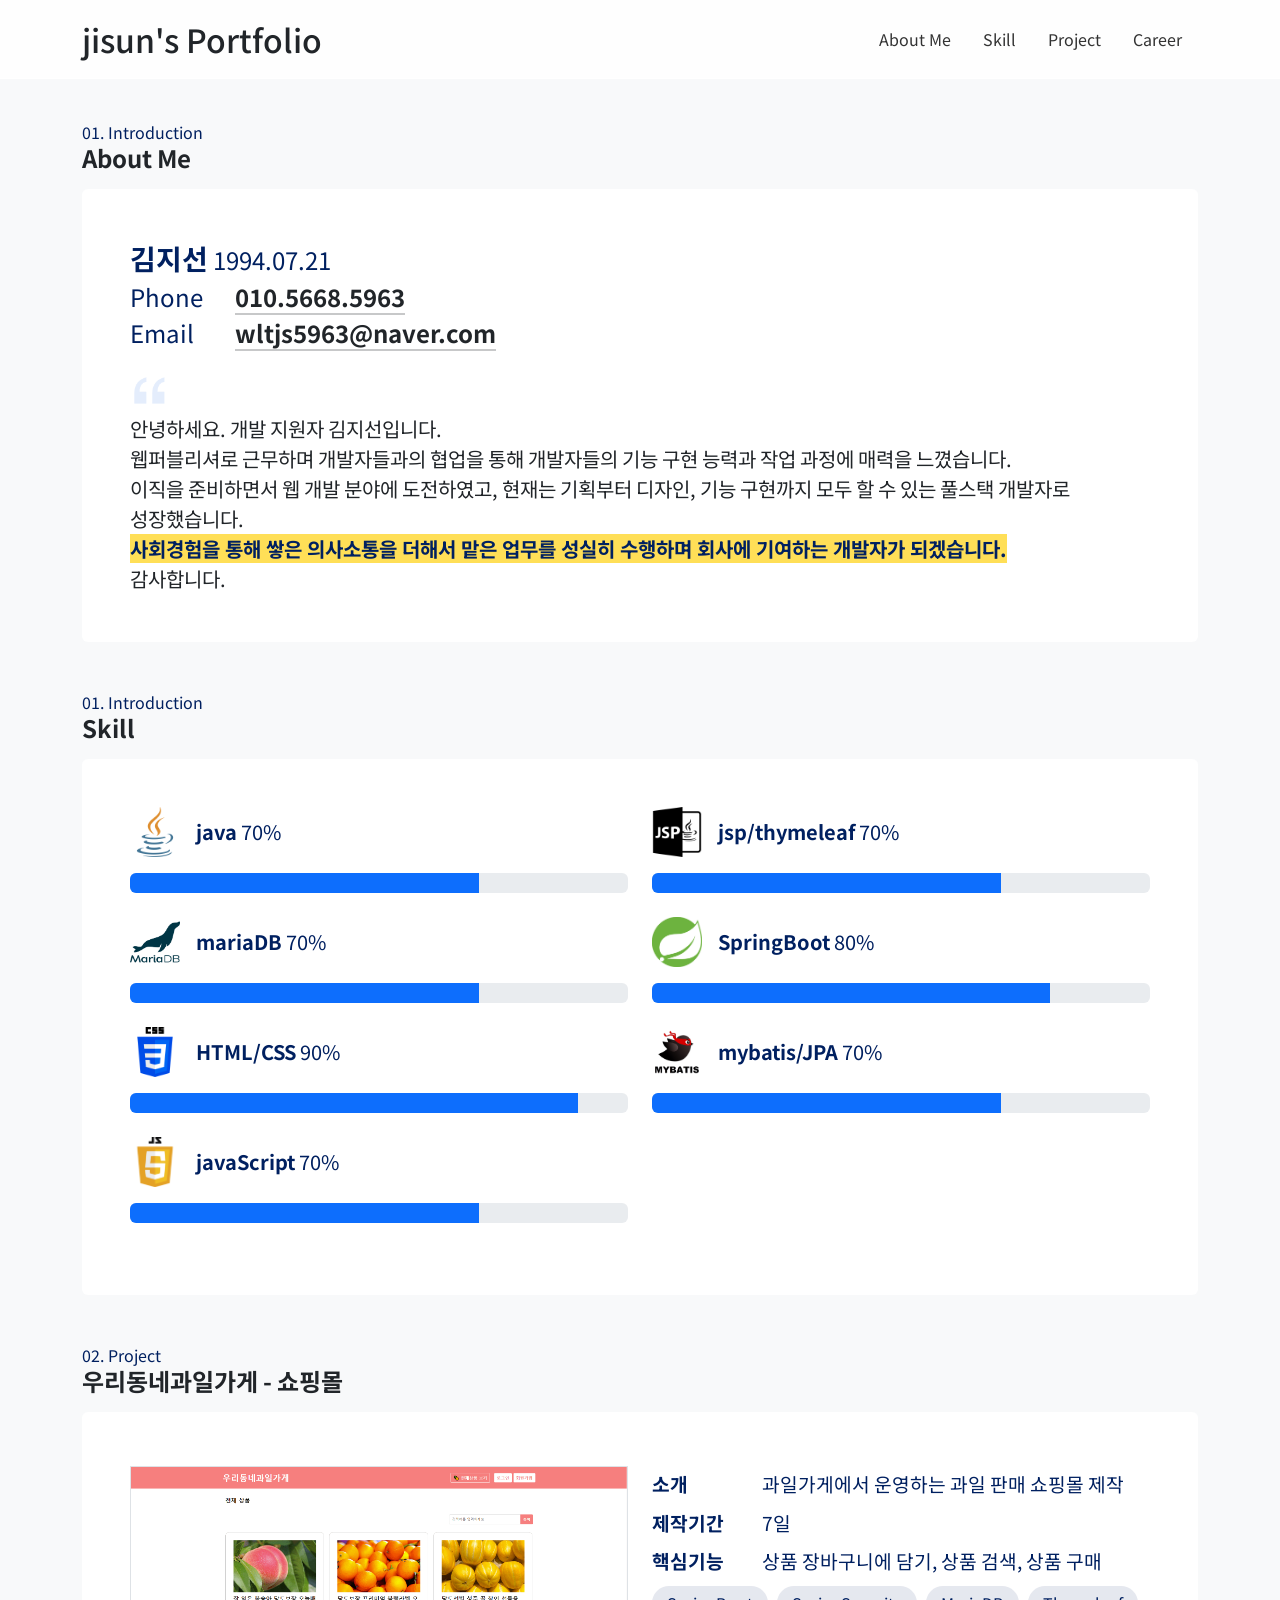
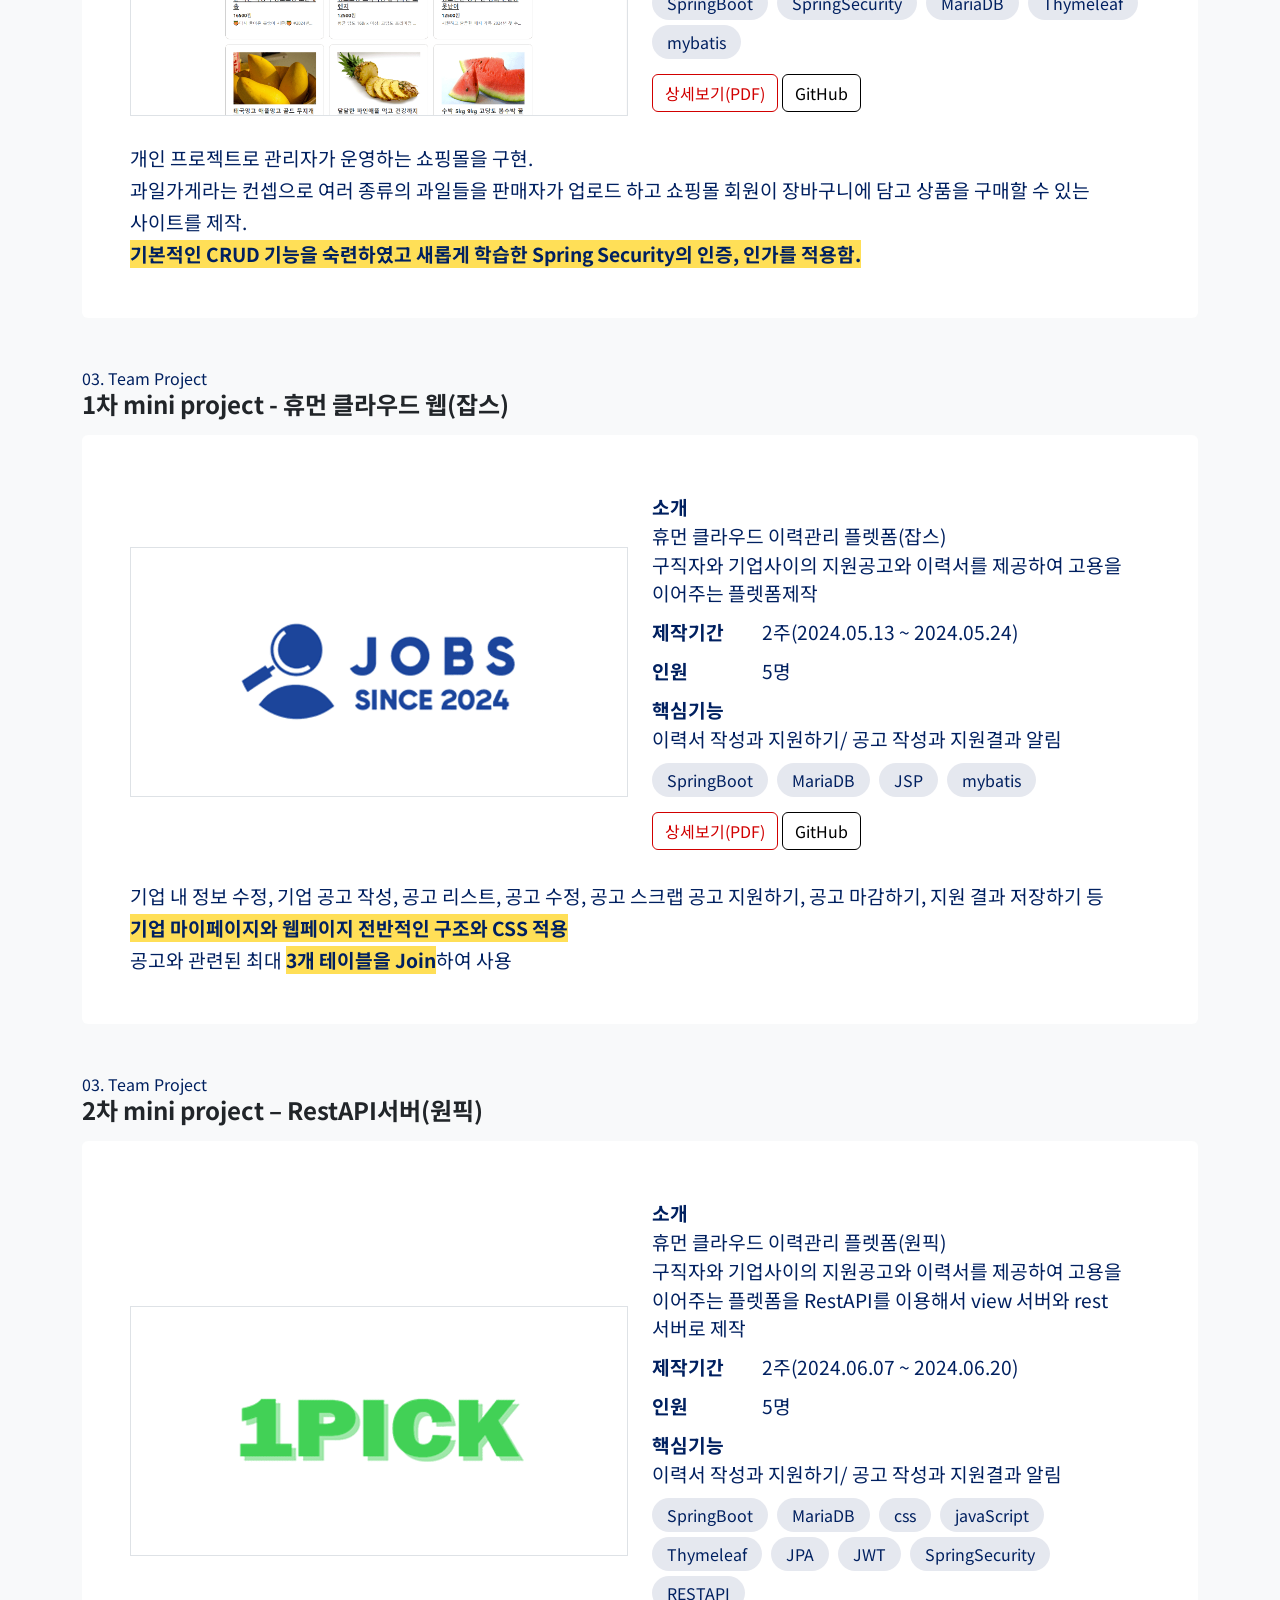
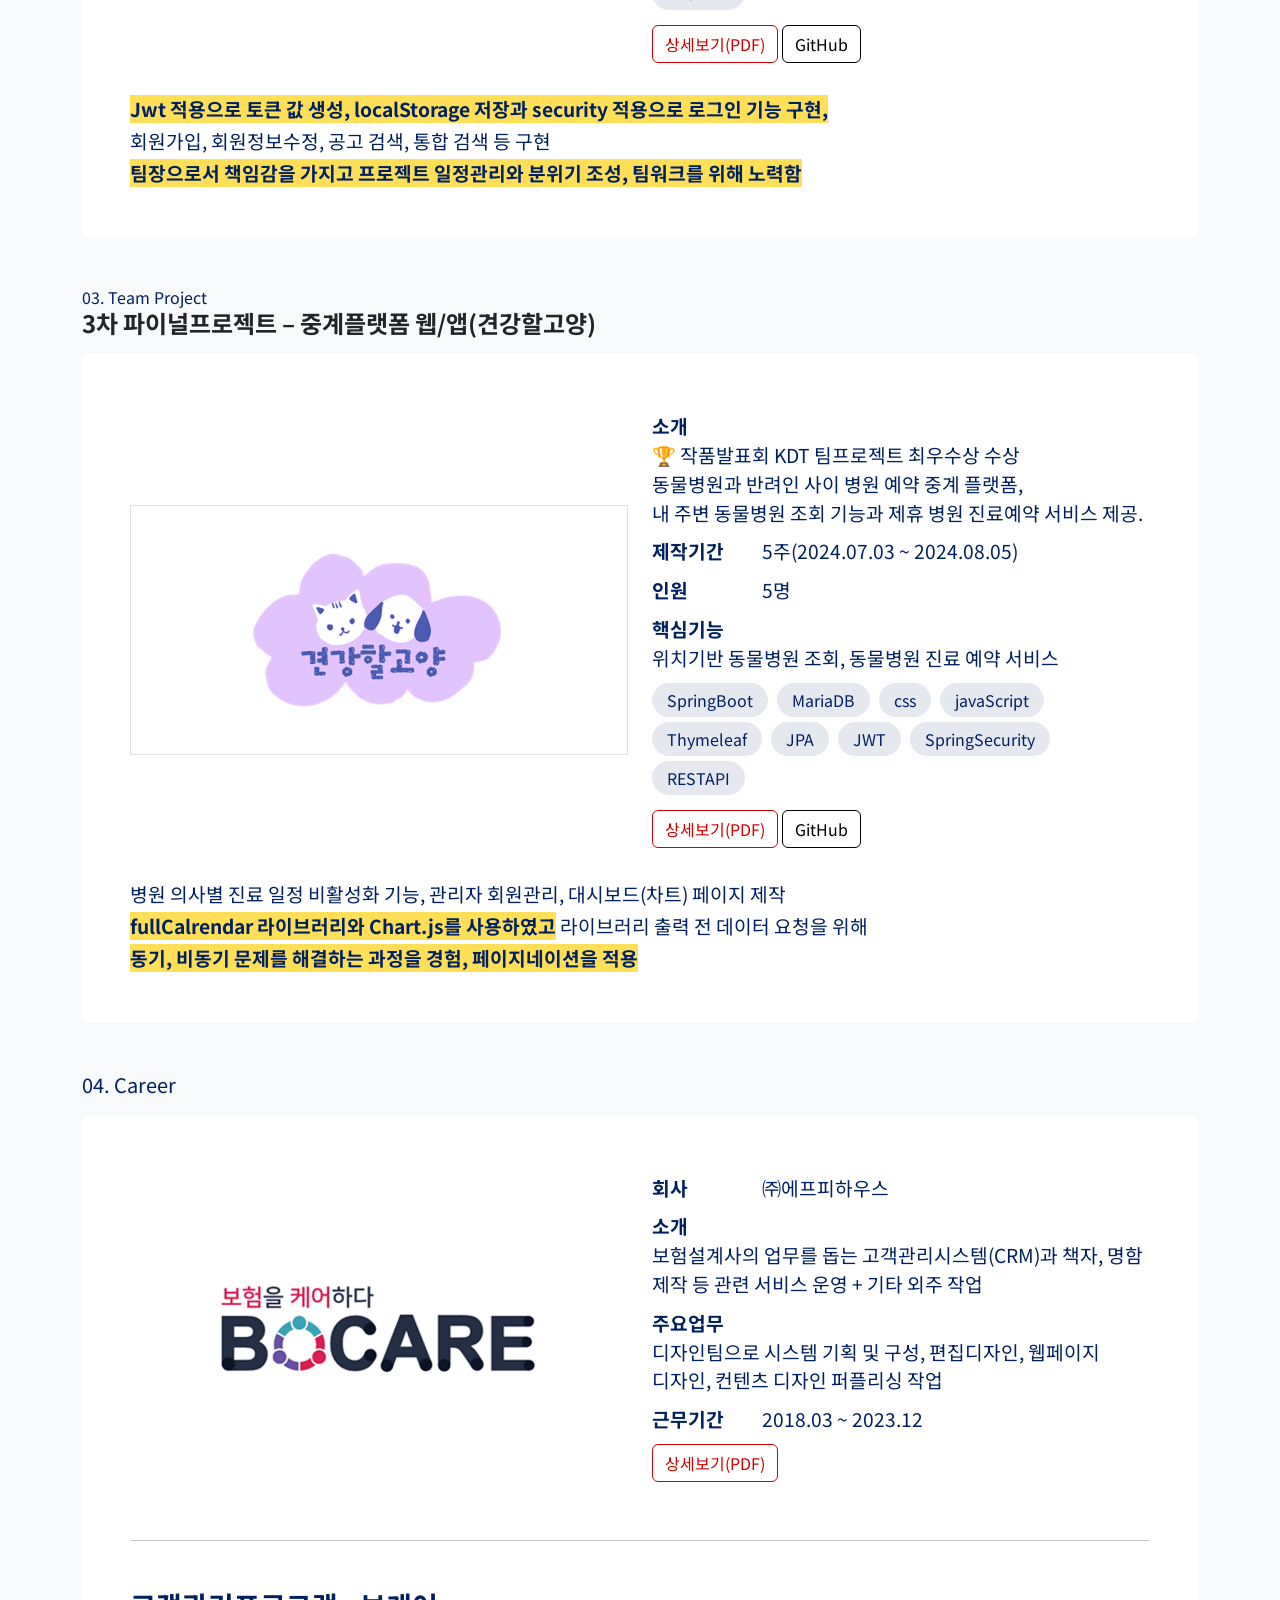
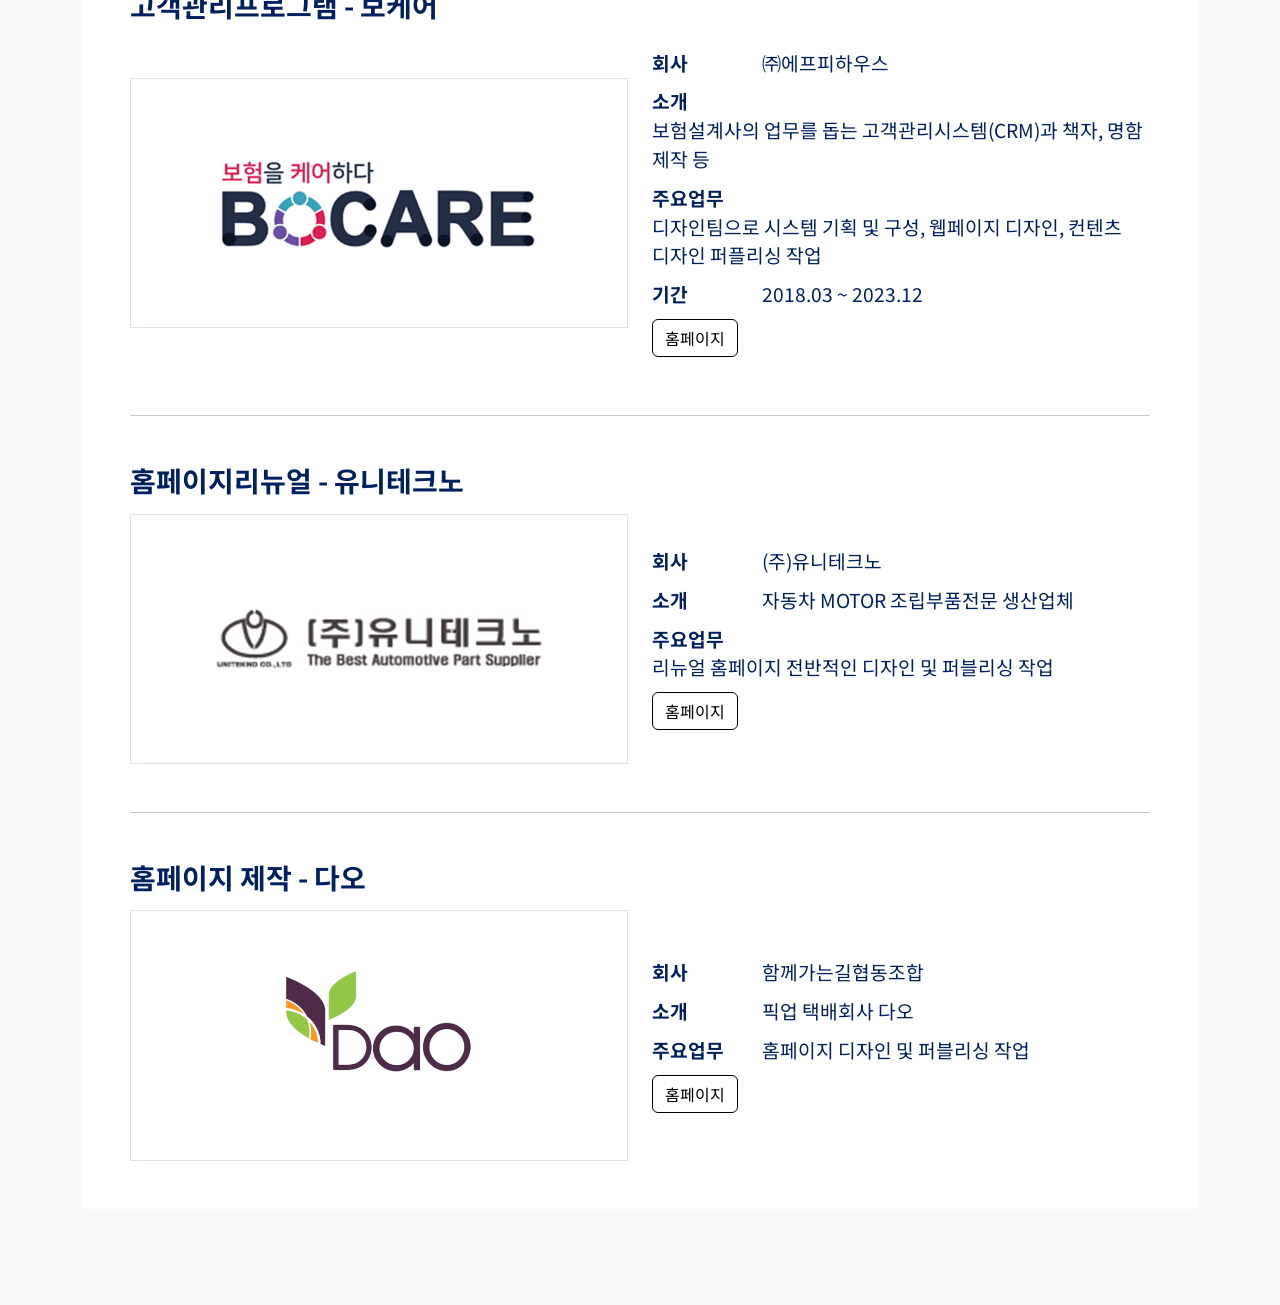
<file: index.html>
<!DOCTYPE html>
<html>

<head>
	<meta charset="UTF-8">
	<title>김지선 포트폴리오</title>
	<meta name="viewport" content="width=device-width, initial-scale=1">
	<link rel="icon" href="images/favicon.ico">
	<link href="/css/style.css" rel="stylesheet">
	<link href="https://cdn.jsdelivr.net/npm/bootstrap@5.3.3/dist/css/bootstrap.min.css" rel="stylesheet"
		integrity="sha384-QWTKZyjpPEjISv5WaRU9OFeRpok6YctnYmDr5pNlyT2bRjXh0JMhjY6hW+ALEwIH" crossorigin="anonymous">
</head>
<script>
	document.addEventListener('DOMContentLoaded', function() {

		document.querySelectorAll('.menu-list a').forEach(anchor => {
            anchor.addEventListener('click', function(e) {
                e.preventDefault();
                document.querySelector(this.getAttribute('href')).scrollIntoView({
                    behavior: 'smooth'
                });
            });
        });
	});
</script>
<body>
	<div class="site-body bg-light">
		<header class="top-header">
			<div class="container d-lg-flex text-center text-lg-start align-items-center">
				<h1 class="fs-2 mb-3 mb-lg-0">jisun's Portfolio</h1>
				<ul class="menu-list mb-0 px-0 justify-content-center ms-lg-auto">
					<li class="mx-3"><a href="#introduction_section">About Me</a></li>
					<li class="mx-3"><a href="#skill-section">Skill</a></li>
					<li class="mx-3"><a href="#project01-section">Project</a></li>
					<li class="mx-3"><a href="#experience-section">Career</a></li>
				</ul>
			</div>
		</header>
		<section class="introduction" id="introduction_section">
			<div class="container">
				<div class="fs-6 color-main">
					01. Introduction
				</div>
				<h4 class="fw-bold mb-3">About Me</h4>
				<div class="bg-white p-3 p-md-5 rounded">
					<div class="row align-items-center">
						<div class="profile col-lg-3 d-none">
							<div class="profile-img-box">
								<img src="/images/profile.jpg" alt="사진">
							</div>
						</div>
						<div class="color-main col-lg-8 fs-4">
							<span class="fs-4 d-block"><strong class="fs-3">김지선</strong> 1994.07.21</span>
							<span class="text-etc">Phone</span> <strong><a
									class="link-dark link-offset-2 link-underline-opacity-25 link-underline-opacity-100-hover"
									href="tel:01056685963">010.5668.5963</a></strong><br />
							<span class="text-etc">Email</span> <strong><a
									class="link-dark link-offset-2 link-underline-opacity-25 link-underline-opacity-100-hover"
									href="mailto:wltjs5963@naver.com">wltjs5963@naver.com</a></strong>
						</div>
						<div class="profile-comment fs-5 col-lg-12 word-break-keep-all mt-3">
							<img src="/images/etc.png" alt="꾸밈">
							안녕하세요. 개발 지원자 김지선입니다.<br />
							웹퍼블리셔로 근무하며 개발자들과의 협업을 통해 개발자들의 기능 구현 능력과 작업 과정에 매력을 느꼈습니다.<br />
							이직을 준비하면서 웹 개발 분야에 도전하였고, 현재는 기획부터 디자인, 기능 구현까지 모두 할 수 있는 풀스택 개발자로 성장했습니다.<br />
							<span class="point-line color-main">사회경험을 통해 쌓은 의사소통을 더해서 맡은 업무를 성실히 수행하며 회사에 기여하는 개발자가
								되겠습니다.</span><br />
							감사합니다.
						</div>
					</div>
				</div>
			</div>
		</section>
		<section class="skill-section mt-5" id="skill-section">
			<div class="container">
				<div class="sub color-main">
					01. Introduction
				</div>
				<h4 class="fw-bold mb-3">Skill</h4>
				<div class="bg-white p-3 p-md-5 rounded">
					<div class="row">
						<div class="col-lg-6">
							<div class="skill mb-4">
								<div class="d-flex align-items-center mb-3">
									<img class="me-3" src="/images/java.png" alt="java">
									<div class="color-main fs-5"><strong>java</strong> 70%</div>
								</div>
								<div class="progress" role="progressbar" aria-label="Example 20px high"
									aria-valuenow="25" aria-valuemin="0" aria-valuemax="100" style="height: 20px">
									<div class="progress-bar" style="width: 70%"></div>
								</div>
							</div>

							<div class="skill mb-4">
								<div class="d-flex align-items-center mb-3">
									<img class="me-3" src="/images/mariadb.png" alt="mariadb">
									<div class="color-main fs-5"><strong>mariaDB</strong> 70%</div>
								</div>
								<div class="progress" role="progressbar" aria-label="Example 20px high"
									aria-valuenow="25" aria-valuemin="0" aria-valuemax="100" style="height: 20px">
									<div class="progress-bar" style="width: 70%"></div>
								</div>
							</div>

							<div class="skill mb-4">
								<div class="d-flex align-items-center mb-3">
									<img class="me-3" src="/images/css.png" alt="css">
									<div class="color-main fs-5"><strong>HTML/CSS</strong> 90%</div>
								</div>
								<div class="progress" role="progressbar" aria-label="Example 20px high"
									aria-valuenow="25" aria-valuemin="0" aria-valuemax="100" style="height: 20px">
									<div class="progress-bar" style="width: 90%"></div>
								</div>
							</div>

							<div class="skill mb-4">
								<div class="d-flex align-items-center mb-3">
									<img class="me-3" src="/images/js.png" alt="js">
									<div class="color-main fs-5"><strong>javaScript</strong> 70%</div>
								</div>
								<div class="progress" role="progressbar" aria-label="Example 20px high"
									aria-valuenow="25" aria-valuemin="0" aria-valuemax="100" style="height: 20px">
									<div class="progress-bar" style="width: 70%"></div>
								</div>
							</div>
						</div>
						<div class="col-lg-6">
							<div class="skill mb-4">
								<div class="d-flex align-items-center mb-3">
									<img class="me-3" src="/images/jsp.png" alt="jsp">
									<div class="color-main fs-5"><strong>jsp/thymeleaf</strong> 70%</div>
								</div>
								<div class="progress" role="progressbar" aria-label="Example 20px high"
									aria-valuenow="25" aria-valuemin="0" aria-valuemax="100" style="height: 20px">
									<div class="progress-bar" style="width: 70%"></div>
								</div>
							</div>

							<div class="skill mb-4">
								<div class="d-flex align-items-center mb-3">
									<img class="me-3" src="/images/spring.png" alt="spring">
									<div class="color-main fs-5"><strong>SpringBoot</strong> 80%</div>
								</div>
								<div class="progress" role="progressbar" aria-label="Example 20px high"
									aria-valuenow="25" aria-valuemin="0" aria-valuemax="100" style="height: 20px">
									<div class="progress-bar" style="width: 80%"></div>
								</div>
							</div>

							<div class="skill mb-4">
								<div class="d-flex align-items-center mb-3">
									<img class="me-3" src="/images/mybatis.png" alt="mybatis/JPA">
									<div class="color-main fs-5"><strong>mybatis/JPA</strong> 70%</div>
								</div>
								<div class="progress" role="progressbar" aria-label="Example 20px high"
									aria-valuenow="25" aria-valuemin="0" aria-valuemax="100" style="height: 20px">
									<div class="progress-bar" style="width: 70%"></div>
								</div>
							</div>


						</div>
					</div>
				</div>
			</div>
		</section>
		<section class="project01-section mt-5" id="project01-section">
			<div class="container">
				<div class="sub color-main">
					02. Project
				</div>
				<h4 class="fw-bold mb-3">우리동네과일가게 - 쇼핑몰</h4>
				<div class="bg-white p-3 p-md-5 rounded">
					<div class="row align-items-center">
						<div class="col-lg-6">
							<div id="carouselExampleAutoplaying1" class="carousel slide border" data-bs-ride="carousel">
								<div class="carousel-inner">
									<div class="carousel-item active">
										<img src="/images/slide/0-1.png" class="d-block w-100" alt="샘플이미지1">
									</div>
									<div class="carousel-item">
										<img src="/images/slide/0-2.png" class="d-block w-100" alt="샘플이미지2">
									</div>
									<div class="carousel-item">
										<img src="/images/slide/0-3.png" class="d-block w-100" alt="샘플이미지3">
									</div>
									<div class="carousel-item">
										<img src="/images/slide/0-4.png" class="d-block w-100" alt="샘플이미지4">
									</div>
									<div class="carousel-item">
										<img src="/images/slide/0-5.png" class="d-block w-100" alt="샘플이미지5">
									</div>
								</div>
								<button class="carousel-control-prev" type="button"
									data-bs-target="#carouselExampleAutoplaying1" data-bs-slide="prev">
									<span class="carousel-control-prev-icon" aria-hidden="true"></span>
									<span class="visually-hidden">Previous</span>
								</button>
								<button class="carousel-control-next" type="button"
									data-bs-target="#carouselExampleAutoplaying1" data-bs-slide="next">
									<span class="carousel-control-next-icon" aria-hidden="true"></span>
									<span class="visually-hidden">Next</span>
								</button>
							</div>
						</div>
						<div class="content-box col-lg-6">
							<div class="line">
								<div class="item">소개</div>
								<div class="text">
									과일가게에서 운영하는 과일 판매 쇼핑몰 제작
								</div>
							</div>
							<div class="line">
								<div class="item">제작기간</div>
								<div class="text">
									7일
								</div>
							</div>
							<div class="line">
								<div class="item">핵심기능</div>
								<div class="text">
									상품 장바구니에 담기, 상품 검색, 상품 구매
								</div>
							</div>
							<div class="line">
								<span class="tag">SpringBoot</span>
								<span class="tag">SpringSecurity</span>
								<span class="tag">MariaDB</span>
								<span class="tag">Thymeleaf</span>
								<span class="tag">mybatis</span>
							</div>
							<div class="line">
								<a href="https://drive.google.com/file/d/1NbhQwhtut15a9kj9D0wKoDrqvkrarnSx/view?usp=sharing"
									target="_blank" class="btn btn-pdf">상세보기(PDF)</a>
								<a href="https://github.com/kimjisun5963/shoppingMall" target="_blank"
									class="btn btn-github">GitHub</a>
							</div>
						</div>
					</div>
					<div class="last-text">
						<div class="line">
							<div class="text">
								개인 프로젝트로 관리자가 운영하는 쇼핑몰을 구현.<br />
								과일가게라는 컨셉으로 여러 종류의 과일들을 판매자가 업로드 하고 쇼핑몰 회원이 장바구니에 담고 상품을
								구매할 수 있는 사이트를 제작. <br />
								<span class="point-line color-main">기본적인 CRUD 기능을 숙련하였고 새롭게 학습한 Spring Security의 인증, 인가를
									적용함.</span>

							</div>
						</div>
					</div>
				</div>
			</div>
		</section>
		<section class="project02-section mt-5">
			<div class="container">
				<div class="sub color-main">
					03. Team Project
				</div>
				<h4 class="fw-bold mb-3">1차 mini project - 휴먼 클라우드 웹(잡스)</h4>
				<div class="bg-white p-3 p-md-5 rounded">
					<div class="row align-items-center">
						<div class="col-lg-6">
							<div id="carouselExampleAutoplaying2" class="carousel slide border" data-bs-ride="carousel">
								<div class="carousel-inner">
									<div class="carousel-item active">
										<img src="/images/slide/1-0.png" class="d-block w-100" alt="샘플이미지1">
									</div>
									<div class="carousel-item">
										<img src="/images/slide/1-2.png" class="d-block w-100" alt="샘플이미지2">
									</div>
									<div class="carousel-item">
										<img src="/images/slide/1-3.png" class="d-block w-100" alt="샘플이미지3">
									</div>
									<div class="carousel-item">
										<img src="/images/slide/1-4.png" class="d-block w-100" alt="샘플이미지4">
									</div>
								</div>
								<button class="carousel-control-prev" type="button"
									data-bs-target="#carouselExampleAutoplaying2" data-bs-slide="prev">
									<span class="carousel-control-prev-icon" aria-hidden="true"></span>
									<span class="visually-hidden">Previous</span>
								</button>
								<button class="carousel-control-next" type="button"
									data-bs-target="#carouselExampleAutoplaying2" data-bs-slide="next">
									<span class="carousel-control-next-icon" aria-hidden="true"></span>
									<span class="visually-hidden">Next</span>
								</button>
							</div>
						</div>
						<div class="content-box col-lg-6">
							<div class="line">
								<div class="item">소개</div>
								<div class="text">
									휴먼 클라우드 이력관리 플렛폼(잡스)<br />
									구직자와 기업사이의 지원공고와 이력서를 제공하여 고용을 이어주는 플렛폼제작

								</div>
							</div>
							<div class="line">
								<div class="item">제작기간</div>
								<div class="text">
									2주(2024.05.13 ~ 2024.05.24)
								</div>
							</div>
							<div class="line">
								<div class="item">인원</div>
								<div class="text">
									5명
								</div>
							</div>
							<div class="line">
								<div class="item">핵심기능</div>
								<div class="text">
									이력서 작성과 지원하기/ 공고 작성과 지원결과 알림
								</div>
							</div>
							<div class="line">
								<span class="tag">SpringBoot</span>
								<span class="tag">MariaDB</span>
								<span class="tag">JSP</span>
								<span class="tag">mybatis</span>
							</div>
							<div class="line">
								<a href="https://drive.google.com/file/d/1m5_Wf7euJl7YcOVK_bX60b66kW8CTUpl/view?usp=sharing"
									target="_blank" class="btn btn-pdf">상세보기(PDF)</a>
								<a href="https://github.com/kimjisun5963/ws_mini_jobs" target="_blank"
									class="btn btn-github">GitHub</a>
							</div>
						</div>
					</div>
					<div class="last-text">
						<div class="line">
							<div class="text">
								기업 내 정보 수정, 기업 공고 작성, 공고 리스트, 공고 수정, 공고 스크랩 공고 지원하기, 공고 마감하기, 지원 결과
								저장하기 등 <br /><span class="point-line color-main">기업 마이페이지와 웹페이지 전반적인 구조와 CSS
									적용</span><br />
								공고와 관련된 최대 <span class="point-line color-main">3개 테이블을 Join</span>하여 사용
							</div>
						</div>
					</div>
				</div>
			</div>
		</section>
		<section class="project03-section mt-5">
			<div class="container">
				<div class="sub color-main">
					03. Team Project
				</div>
				<h4 class="fw-bold mb-3">2차 mini project – RestAPI서버(원픽)</h4>
				<div class="bg-white p-3 p-md-5 rounded">
					<div class="d-flex align-items-center">
						<div class="row align-items-center">
							<div class="col-lg-6">
								<div id="carouselExampleAutoplaying3" class="carousel slide border"
									data-bs-ride="carousel">
									<div class="carousel-inner">
										<div class="carousel-item active">
											<img src="/images/slide/2-0.png" class="d-block w-100" alt="샘플이미지1">
										</div>
										<div class="carousel-item">
											<img src="/images/slide/2-1.png" class="d-block w-100" alt="샘플이미지2">
										</div>
										<div class="carousel-item">
											<img src="/images/slide/2-2.png" class="d-block w-100" alt="샘플이미지3">
										</div>
										<div class="carousel-item">
											<img src="/images/slide/2-3.png" class="d-block w-100" alt="샘플이미지4">
										</div>
										<div class="carousel-item">
											<img src="/images/slide/2-4.png" class="d-block w-100" alt="샘플이미지4">
										</div>
									</div>
									<button class="carousel-control-prev" type="button"
										data-bs-target="#carouselExampleAutoplaying3" data-bs-slide="prev">
										<span class="carousel-control-prev-icon" aria-hidden="true"></span>
										<span class="visually-hidden">Previous</span>
									</button>
									<button class="carousel-control-next" type="button"
										data-bs-target="#carouselExampleAutoplaying3" data-bs-slide="next">
										<span class="carousel-control-next-icon" aria-hidden="true"></span>
										<span class="visually-hidden">Next</span>
									</button>
								</div>
							</div>
							<div class="content-box col-lg-6">
								<div class="line">
									<div class="item">소개</div>
									<div class="text">
										휴먼 클라우드 이력관리 플렛폼(원픽)<br />
										구직자와 기업사이의 지원공고와 이력서를 제공하여 고용을 이어주는
										플렛폼을 RestAPI를 이용해서 view 서버와 rest 서버로 제작


									</div>
								</div>
								<div class="line">
									<div class="item">제작기간</div>
									<div class="text">
										2주(2024.06.07 ~ 2024.06.20)
									</div>
								</div>
								<div class="line">
									<div class="item">인원</div>
									<div class="text">
										5명
									</div>
								</div>
								<div class="line">
									<div class="item">핵심기능</div>
									<div class="text">
										이력서 작성과 지원하기/ 공고 작성과 지원결과 알림
									</div>
								</div>
								<div class="line">
									<span class="tag">SpringBoot</span>
									<span class="tag">MariaDB</span>
									<span class="tag">css</span>
									<span class="tag">javaScript</span>
									<span class="tag">Thymeleaf</span>
									<span class="tag">JPA</span>
									<span class="tag">JWT</span>
									<span class="tag">SpringSecurity</span>
									<span class="tag">RESTAPI</span>
								</div>
								<div class="line">
									<a href="https://drive.google.com/file/d/1Akx_9ZywNQ69rWRv4Zbit8aM6mLDatQD/view?usp=sharing"
										target="_blank" class="btn btn-pdf">상세보기(PDF)</a>
									<a href="https://github.com/kimjisun5963/mini2" target="_blank"
										class="btn btn-github">GitHub</a>
								</div>
							</div>

						</div>
					</div>
					<div class="last-text">
						<div class="line">
							<div class="text">
								<span class="point-line color-main">Jwt 적용으로 토큰 값 생성, localStorage 저장과 security 적용으로 로그인
									기능 구현,</span><br />
								회원가입, 회원정보수정, 공고 검색, 통합 검색 등 구현<br />
								<span class="point-line color-main">팀장으로서 책임감을 가지고 프로젝트 일정관리와 분위기 조성, 팀워크를 위해 노력함</span>
							</div>
						</div>
					</div>
				</div>
			</div>
		</section>
		<section class="project04-section mt-5">
			<div class="container">
				<div class="sub color-main">
					03. Team Project
				</div>
				<h4 class="fw-bold mb-3">3차 파이널프로젝트 – 중계플랫폼 웹/앱(견강할고양)</h4>
				<div class="bg-white p-3 p-md-5 rounded mb-5">
					<div class="row align-items-center">
						<div class="col-lg-6">
							<div id="carouselExampleAutoplaying4" class="carousel slide border" data-bs-ride="carousel">
								<div class="carousel-inner">
									<div class="carousel-item active">
										<img src="/images/slide/3-0.png" class="d-block w-100" alt="샘플이미지1">
									</div>
									<div class="carousel-item">
										<img src="/images/slide/3-1.png" class="d-block w-100" alt="샘플이미지2">
									</div>
									<div class="carousel-item">
										<img src="/images/slide/3-2.png" class="d-block w-100" alt="샘플이미지3">
									</div>
									<div class="carousel-item">
										<img src="/images/slide/3-3.png" class="d-block w-100" alt="샘플이미지4">
									</div>
									<div class="carousel-item">
										<img src="/images/slide/3-4.png" class="d-block w-100" alt="샘플이미지5">
									</div>
									<div class="carousel-item">
										<img src="/images/slide/3-5.png" class="d-block w-100" alt="샘플이미지6">
									</div>
									<div class="carousel-item">
										<img src="/images/slide/3-6.png" class="d-block w-100" alt="샘플이미지7">
									</div>
								</div>
								<button class="carousel-control-prev" type="button"
									data-bs-target="#carouselExampleAutoplaying4" data-bs-slide="prev">
									<span class="carousel-control-prev-icon" aria-hidden="true"></span>
									<span class="visually-hidden">Previous</span>
								</button>
								<button class="carousel-control-next" type="button"
									data-bs-target="#carouselExampleAutoplaying4" data-bs-slide="next">
									<span class="carousel-control-next-icon" aria-hidden="true"></span>
									<span class="visually-hidden">Next</span>
								</button>
							</div>
						</div>

						<div class="content-box col-lg-6">
							<div class="line">
								<div class="item">소개</div>
								<div class="text">
									🏆 작품발표회 KDT 팀프로젝트 최우수상 수상<br />
									동물병원과 반려인 사이 병원 예약 중계 플랫폼,<br />
									내 주변 동물병원 조회 기능과 제휴 병원 진료예약 서비스 제공.
								</div>
							</div>
							<div class="line">
								<div class="item">제작기간</div>
								<div class="text">
									5주(2024.07.03 ~ 2024.08.05)
								</div>
							</div>
							<div class="line">
								<div class="item">인원</div>
								<div class="text">
									5명
								</div>
							</div>
							<div class="line">
								<div class="item">핵심기능</div>
								<div class="text">
									위치기반 동물병원 조회, 동물병원 진료 예약 서비스
								</div>
							</div>
							<div class="line">
								<span class="tag">SpringBoot</span>
								<span class="tag">MariaDB</span>
								<span class="tag">css</span>
								<span class="tag">javaScript</span>
								<span class="tag">Thymeleaf</span>
								<span class="tag">JPA</span>
								<span class="tag">JWT</span>
								<span class="tag">SpringSecurity</span>
								<span class="tag">RESTAPI</span>
							</div>
							<div class="line">
								<a href="https://drive.google.com/file/d/1KvCtl5SKhY5vYS1g2CWQ5r1DrTJaPc9F/view?usp=sharing" target="_blank" class="btn btn-pdf">상세보기(PDF)</a>
								<a href="https://github.com/kimjisun5963/Animal_Hospital_Reservation" target="_blank" class="btn btn-github">GitHub</a>
							</div>
						</div>
					</div>
					<div class="last-text">
						<div class="line">
							<div class="text">
								병원 의사별 진료 일정 비활성화 기능, 관리자 회원관리, 대시보드(차트) 페이지 제작<br/>
								<span class="point-line color-main">fullCalrendar 라이브러리와 Chart.js를 사용하였고</span> 라이브러리 출력 전 데이터 요청을 위해<br/>
								<span class="point-line color-main">동기, 비동기 문제를 해결하는 과정을 경험, 페이지네이션을  적용</span>

							</div>
						</div>
					</div>
				</div>
			</div>
		</section>
		<section class="experience-section" id="experience-section">
			<div class="container pb-5">
				<div class="sub color-main fs-5 mb-3">
					04. Career
				</div>

				<div class="bg-white p-3 p-md-5 rounded mb-5">
					<div class="row align-items-center">
						<div class="col-lg-6">

							<img class="w-100" src="/images/slide/4-0.png" alt="로고">

						</div>
						<div class="content-box col-lg-6">
							<div class="line">
								<div class="item">회사</div>
								<div class="text">
									㈜에프피하우스
								</div>
							</div>
							<div class="line">
								<div class="item">소개</div>
								<div class="text">
									보험설계사의 업무를 돕는 고객관리시스템(CRM)과 책자, 명함 제작 등 관련 서비스 운영 + 기타 외주 작업
								</div>
							</div>
							<div class="line">
								<div class="item">주요업무</div>
								<div class="text">
									디자인팀으로 시스템 기획 및 구성, 편집디자인, 웹페이지 디자인, 컨텐츠 디자인 퍼플리싱 작업
								</div>
							</div>
							<div class="line">
								<div class="item">근무기간</div>
								<div class="text">
									2018.03 ~ 2023.12
								</div>
							</div>
							<div class="line">
								<a href="https://drive.google.com/file/d/1c_NGjI8KLIhg-3sjx99hQpyOdVMKV2Vk/view?usp=sharing"
									target="_blank" class="btn btn-pdf">상세보기(PDF)</a>
							</div>
						</div>
					</div>
					<hr class="my-5" />
					<h4 class="section-title color-main fs-3 fw-bold mb-3">고객관리프로그램 - 보케어</h4>
					<div class="row align-items-center">
						<dic class="col-lg-6">
							<div id="carouselExampleAutoplaying5" class="carousel slide border" data-bs-ride="carousel">
								<div class="carousel-inner">
									<div class="carousel-item active">
										<img src="/images/slide/4-0.png" class="d-block w-100" alt="샘플이미지1">
									</div>
									<div class="carousel-item">
										<img src="/images/slide/4-1.png" class="d-block w-100" alt="샘플이미지2">
									</div>
									<div class="carousel-item">
										<img src="/images/slide/4-2.png" class="d-block w-100" alt="샘플이미지3">
									</div>
									<div class="carousel-item">
										<img src="/images/slide/4-3.png" class="d-block w-100" alt="샘플이미지4">
									</div>
									<div class="carousel-item">
										<img src="/images/slide/4-4.png" class="d-block w-100" alt="샘플이미지5">
									</div>
								</div>
								<button class="carousel-control-prev" type="button"
									data-bs-target="#carouselExampleAutoplaying5" data-bs-slide="prev">
									<span class="carousel-control-prev-icon" aria-hidden="true"></span>
									<span class="visually-hidden">Previous</span>
								</button>
								<button class="carousel-control-next" type="button"
									data-bs-target="#carouselExampleAutoplaying5" data-bs-slide="next">
									<span class="carousel-control-next-icon" aria-hidden="true"></span>
									<span class="visually-hidden">Next</span>
								</button>
							</div>
						</dic>

						<div class="content-box col-lg-6">
							<div class="line">
								<div class="item">회사</div>
								<div class="text">
									㈜에프피하우스
								</div>
							</div>
							<div class="line">
								<div class="item">소개</div>
								<div class="text">
									보험설계사의 업무를 돕는 고객관리시스템(CRM)과 책자, 명함 제작 등
								</div>
							</div>
							<div class="line">
								<div class="item">주요업무</div>
								<div class="text">
									디자인팀으로 시스템 기획 및 구성, 웹페이지 디자인, 컨텐츠 디자인 퍼플리싱 작업
								</div>
							</div>
							<div class="line">
								<div class="item">기간</div>
								<div class="text">
									2018.03 ~ 2023.12
								</div>
							</div>
							<div class="line">
								<a href="https://www.bocare.co.kr" target="_blank" class="btn btn-github">홈페이지</a>
							</div>
						</div>
					</div>
					<hr class="my-5" />
					<h4 class="section-title color-main fs-3 fw-bold mb-3">홈페이지리뉴얼 - 유니테크노</h4>
					<div class="row align-items-center">
						<div class="col-lg-6">
							<div id="carouselExampleAutoplaying6" class="carousel slide border" data-bs-ride="carousel">
								<div class="carousel-inner">
									<div class="carousel-item active">
										<img src="/images/slide/6-0.png" class="d-block w-100" alt="샘플이미지1">
									</div>
									<div class="carousel-item">
										<img src="/images/slide/6-2.png" class="d-block w-100" alt="샘플이미지2">
									</div>
									<div class="carousel-item">
										<img src="/images/slide/6-3.png" class="d-block w-100" alt="샘플이미지3">
									</div>
								</div>
								<button class="carousel-control-prev" type="button"
									data-bs-target="#carouselExampleAutoplaying6" data-bs-slide="prev">
									<span class="carousel-control-prev-icon" aria-hidden="true"></span>
									<span class="visually-hidden">Previous</span>
								</button>
								<button class="carousel-control-next" type="button"
									data-bs-target="#carouselExampleAutoplaying6" data-bs-slide="next">
									<span class="carousel-control-next-icon" aria-hidden="true"></span>
									<span class="visually-hidden">Next</span>
								</button>
							</div>
						</div>
						<div class="content-box col-lg-6">
							<div class="line">
								<div class="item">회사</div>
								<div class="text">
									(주)유니테크노
								</div>
							</div>
							<div class="line">
								<div class="item">소개</div>
								<div class="text">
									자동차 MOTOR 조립부품전문 생산업체
								</div>
							</div>
							<div class="line">
								<div class="item">주요업무</div>
								<div class="text">
									리뉴얼 홈페이지 전반적인 디자인 및 퍼블리싱 작업
								</div>
							</div>

							<div class="line">
								<a href="https://www.unitekno.co.kr" target="_blank" class="btn btn-github">홈페이지</a>
							</div>
						</div>
					</div>
					<hr class="my-5" />
					<h4 class="section-title color-main fs-3 fw-bold mb-3">홈페이지 제작 - 다오</h4>
					<div class="row align-items-center">
						<div class="col-lg-6">
							<div id="carouselExampleAutoplaying7" class="carousel slide border" data-bs-ride="carousel">
								<div class="carousel-inner">
									<div class="carousel-item active">
										<img src="/images/slide/5-0.png" class="d-block w-100" alt="샘플이미지1">
									</div>
									<div class="carousel-item">
										<img src="/images/slide/5-1.png" class="d-block w-100" alt="샘플이미지2">
									</div>
									<div class="carousel-item">
										<img src="/images/slide/5-2.png" class="d-block w-100" alt="샘플이미지3">
									</div>
									<div class="carousel-item">
										<img src="/images/slide/5-3.png" class="d-block w-100" alt="샘플이미지4">
									</div>
									<div class="carousel-item">
										<img src="/images/slide/5-4.png" class="d-block w-100" alt="샘플이미지5">
									</div>
								</div>
								<button class="carousel-control-prev" type="button"
									data-bs-target="#carouselExampleAutoplaying7" data-bs-slide="prev">
									<span class="carousel-control-prev-icon" aria-hidden="true"></span>
									<span class="visually-hidden">Previous</span>
								</button>
								<button class="carousel-control-next" type="button"
									data-bs-target="#carouselExampleAutoplaying7" data-bs-slide="next">
									<span class="carousel-control-next-icon" aria-hidden="true"></span>
									<span class="visually-hidden">Next</span>
								</button>
							</div>
						</div>

						<div class="content-box col-lg-6">
							<div class="line">
								<div class="item">회사</div>
								<div class="text">
									함께가는길협동조합
								</div>
							</div>
							<div class="line">
								<div class="item">소개</div>
								<div class="text">
									픽업 택배회사 다오
								</div>
							</div>
							<div class="line">
								<div class="item">주요업무</div>
								<div class="text">
									홈페이지 디자인 및 퍼블리싱 작업
								</div>
							</div>

							<div class="line">
								<a href="https://da-o.co.kr/index.aspx" target="_blank" class="btn btn-github">홈페이지</a>
							</div>
						</div>
					</div>
				</div>
			</div>
		</section>

	</div>
	<script>
		// 섹션에 나타나는 애니메이션 추가
		const sections = document.querySelectorAll(".site-body section");
		const observerOptions = {
			root: null,
			rootMargin: "0px",
			threshold: 0.1
		};

		const observer = new IntersectionObserver((entries, observer) => {
			entries.forEach(entry => {
				if (entry.isIntersecting) {
					entry.target.classList.add("visible");
					observer.unobserve(entry.target);
				}
			});
		}, observerOptions);

		sections.forEach(section => {
			section.classList.add("fade-in");
			observer.observe(section);
		});

		function preparing() {
			alert("준비중입니다:)");
		}
	</script>
	<script src="https://cdn.jsdelivr.net/npm/bootstrap@5.3.3/dist/js/bootstrap.bundle.min.js"
		integrity="sha384-YvpcrYf0tY3lHB60NNkmXc5s9fDVZLESaAA55NDzOxhy9GkcIdslK1eN7N6jIeHz"
		crossorigin="anonymous"></script>
</body>

</html>
</file>
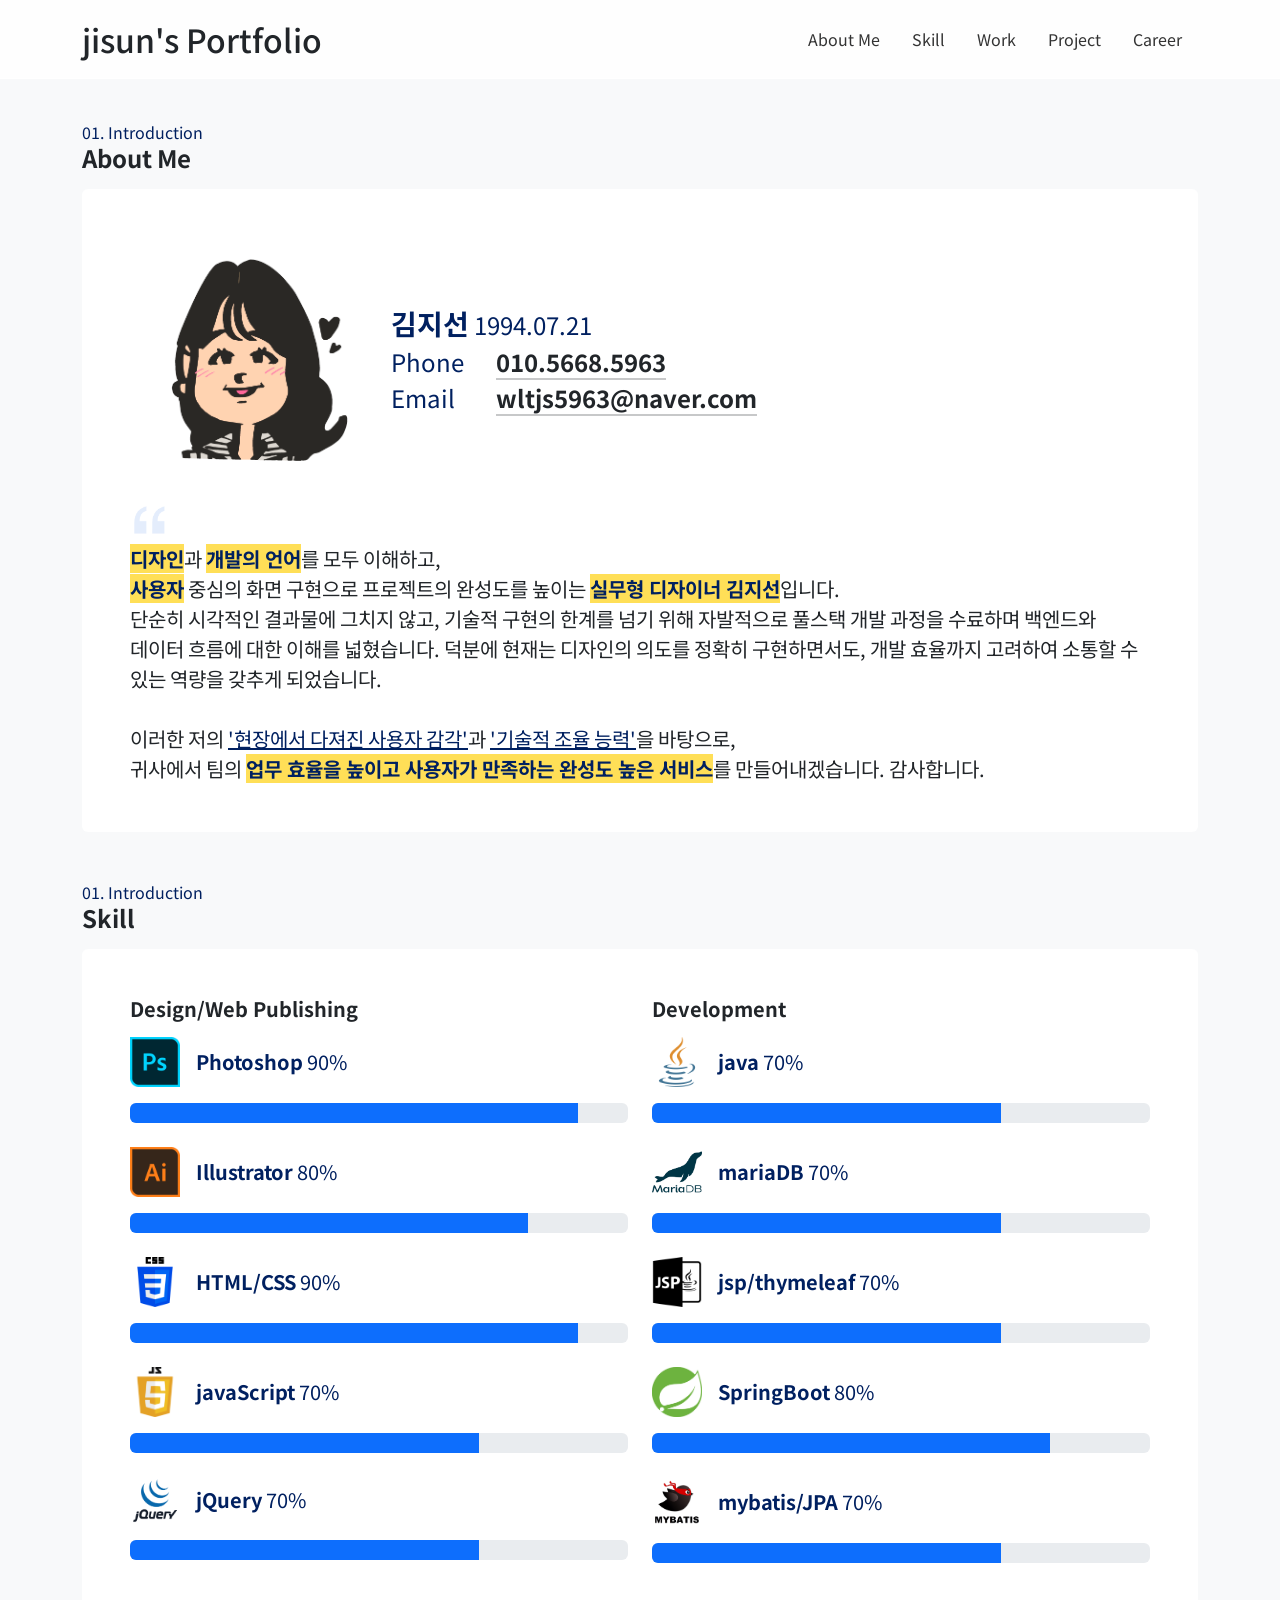
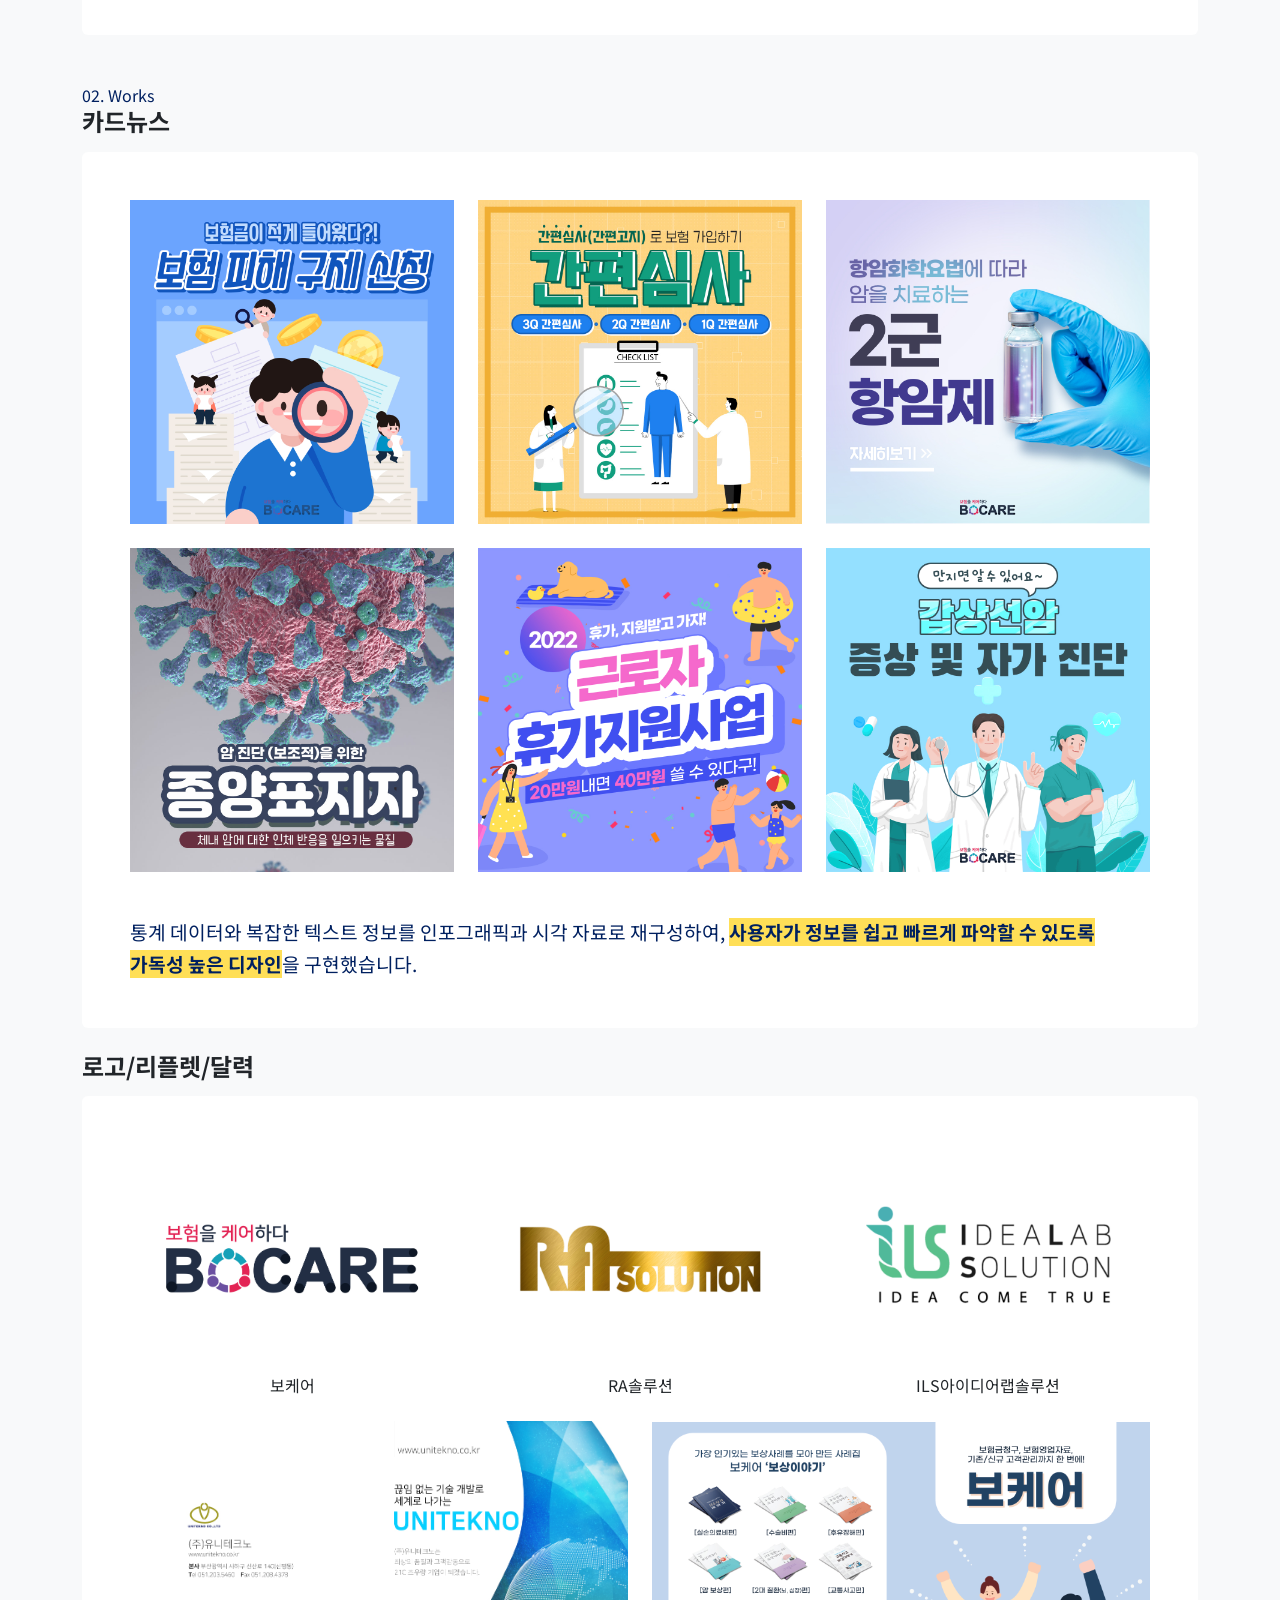
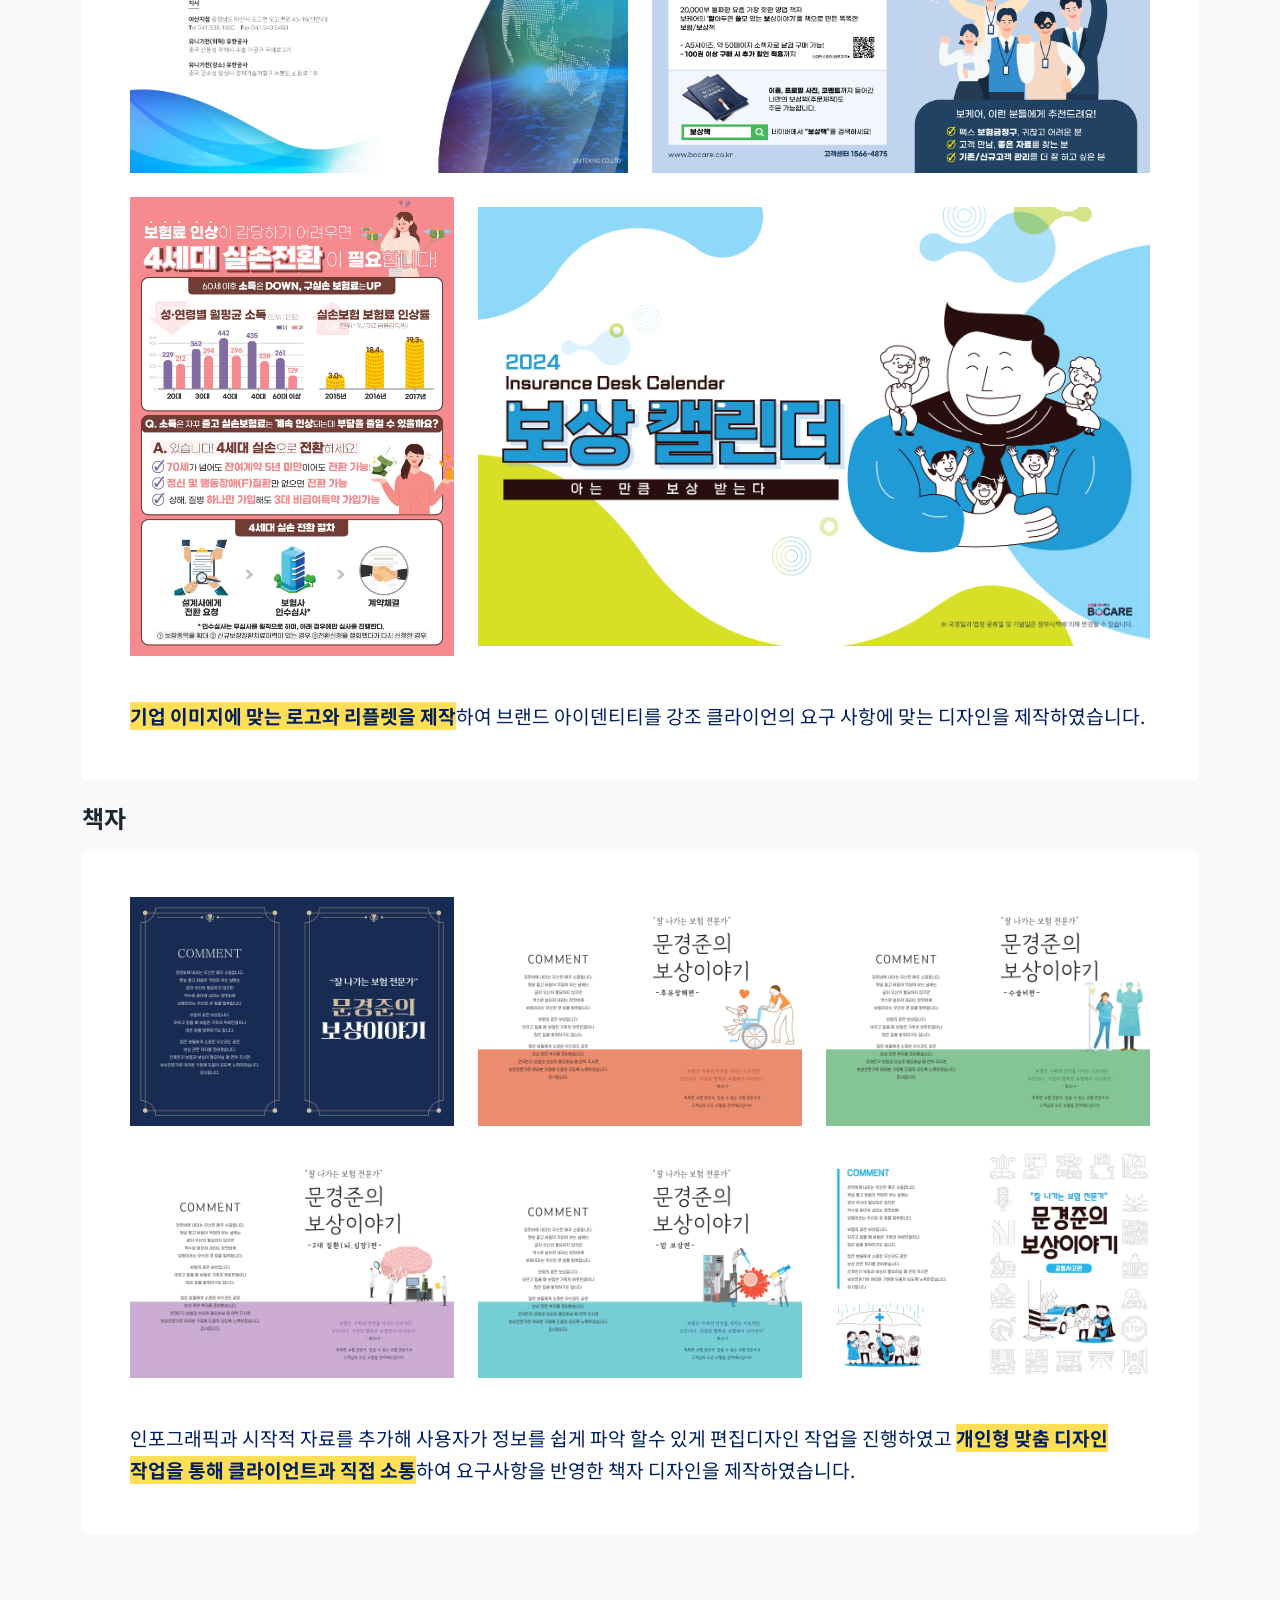
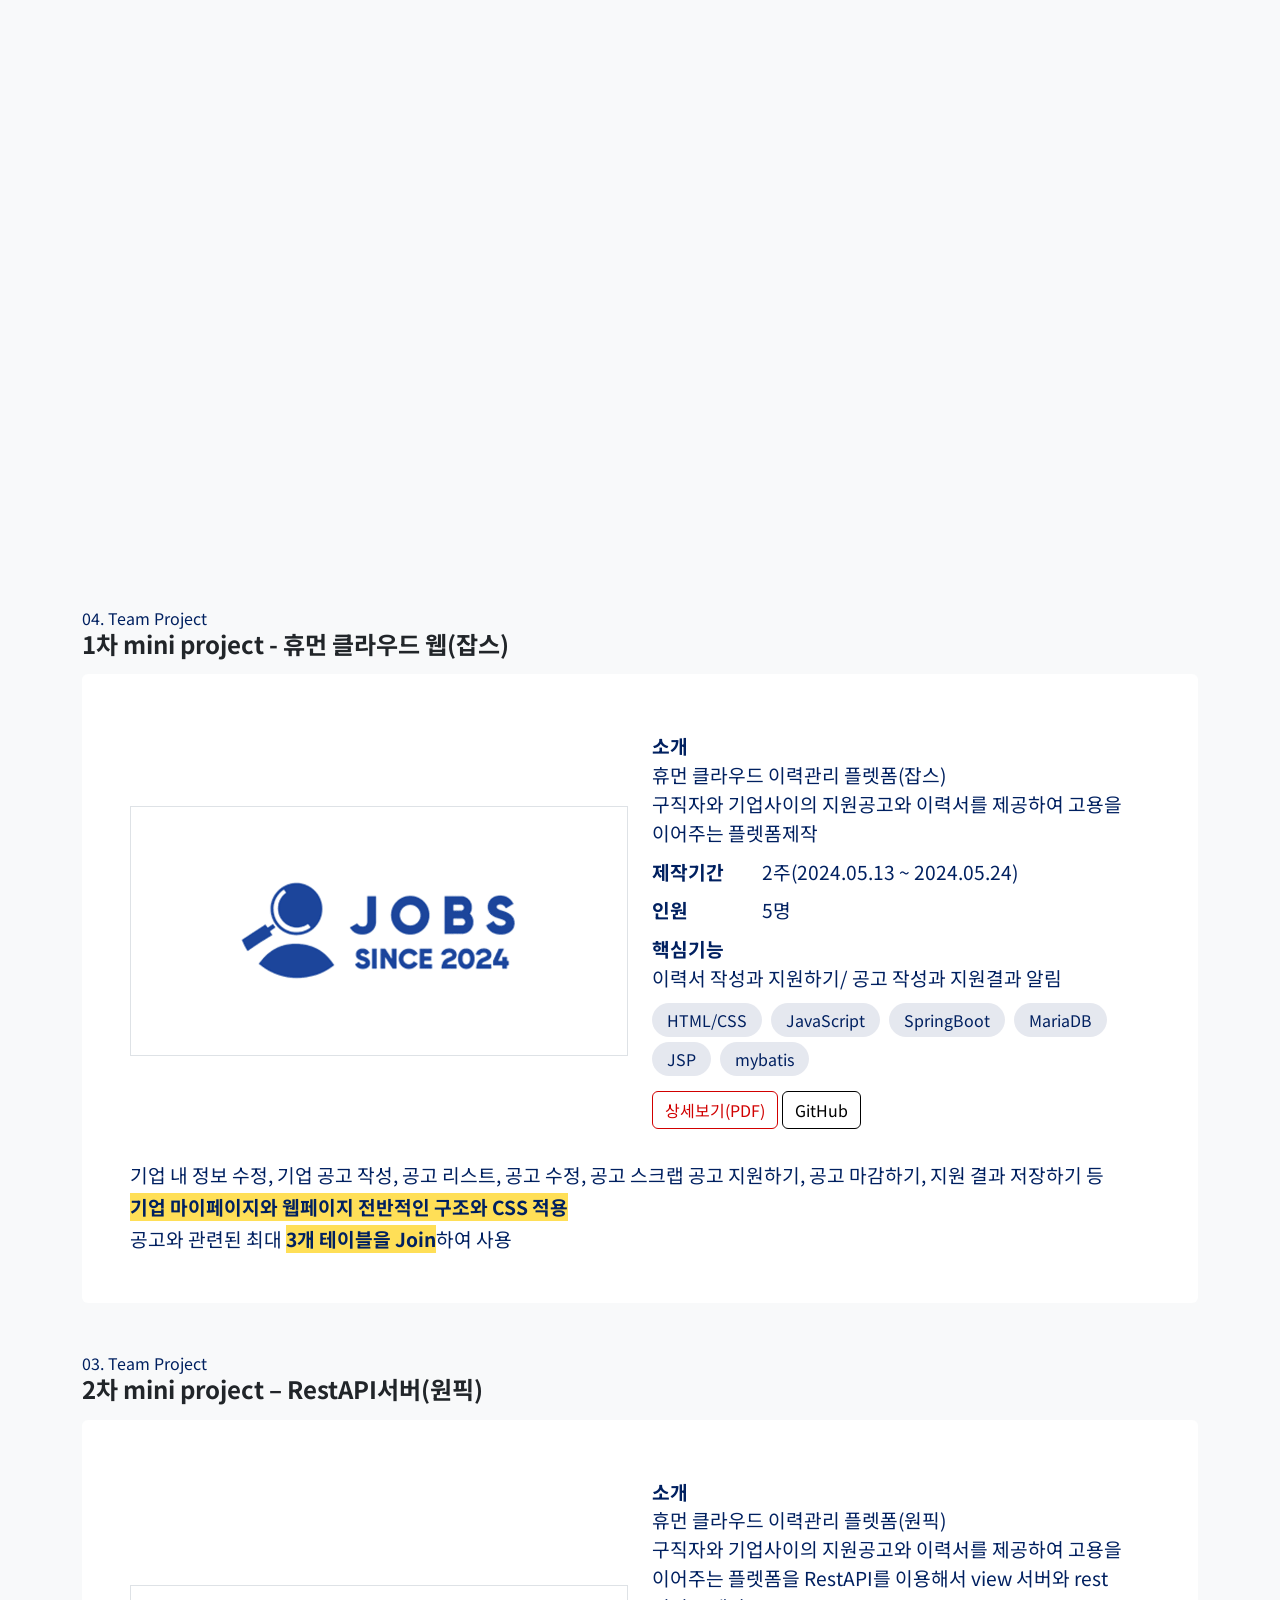
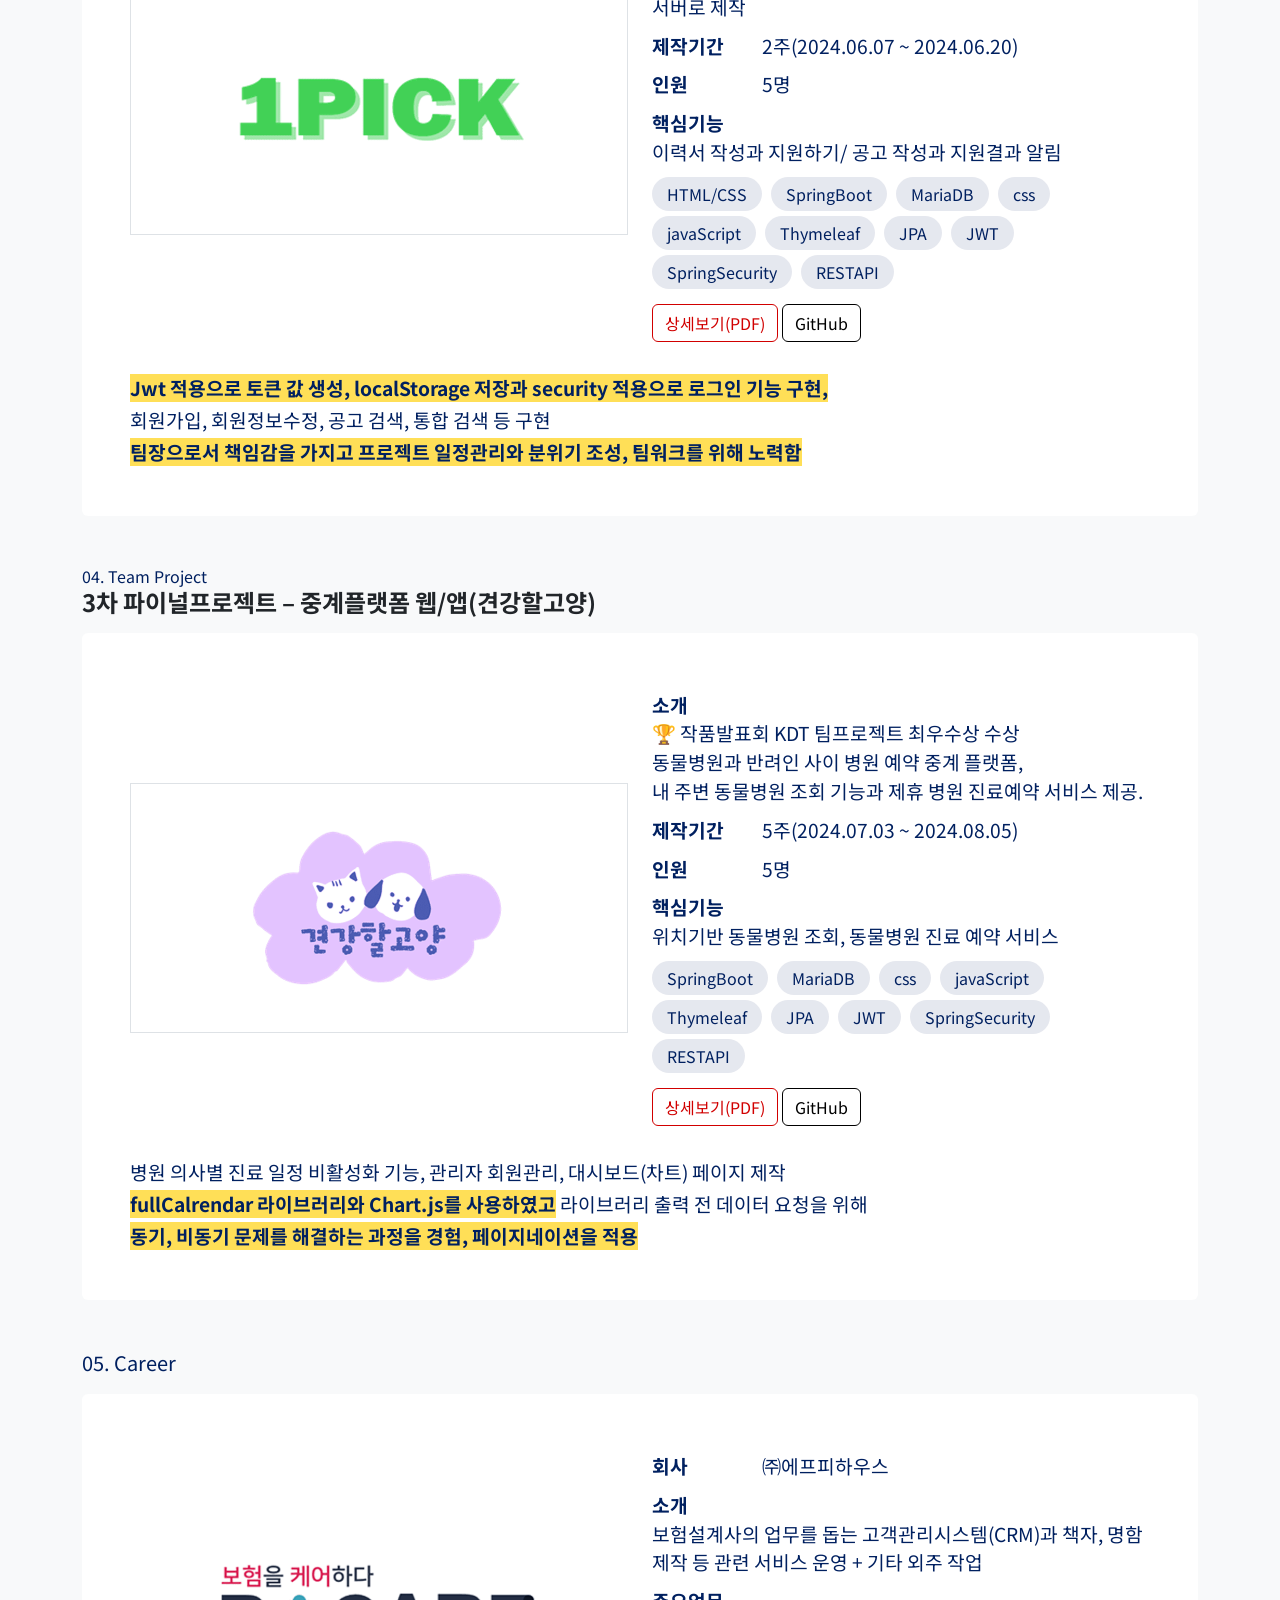
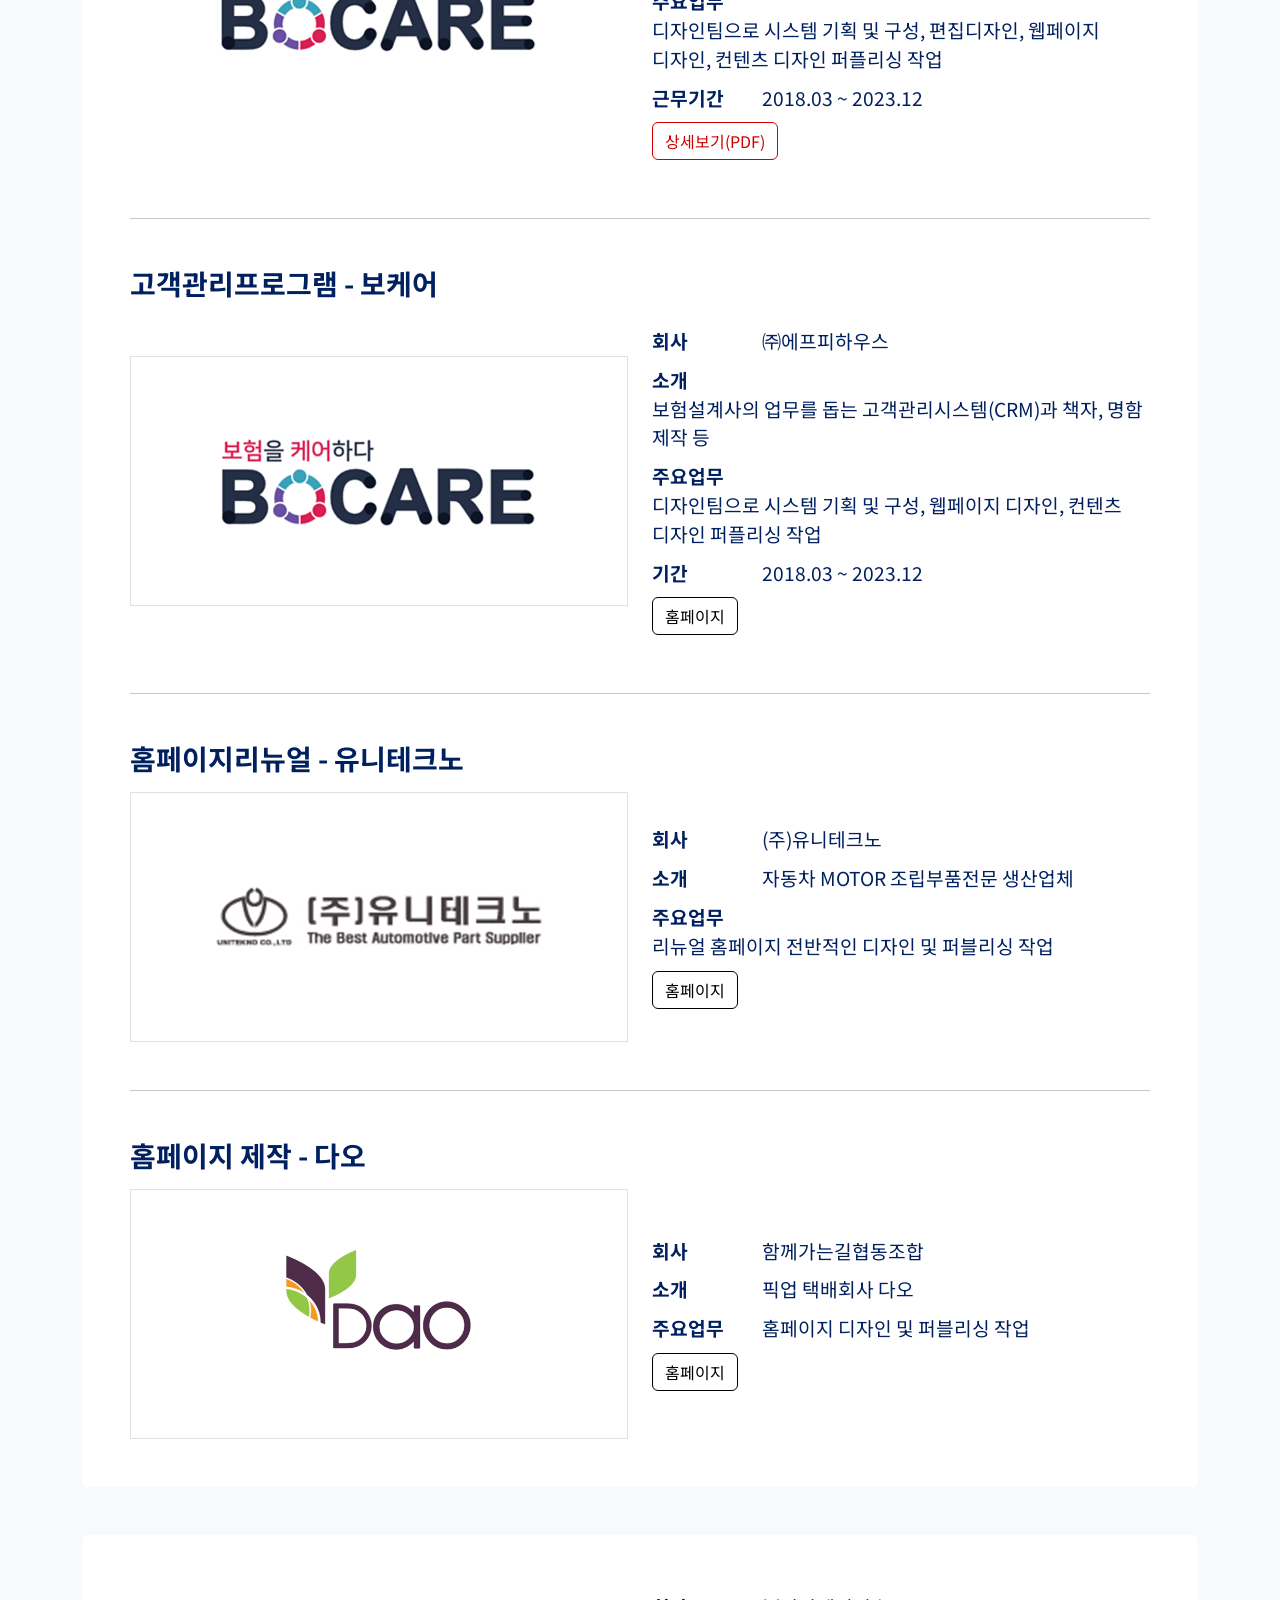
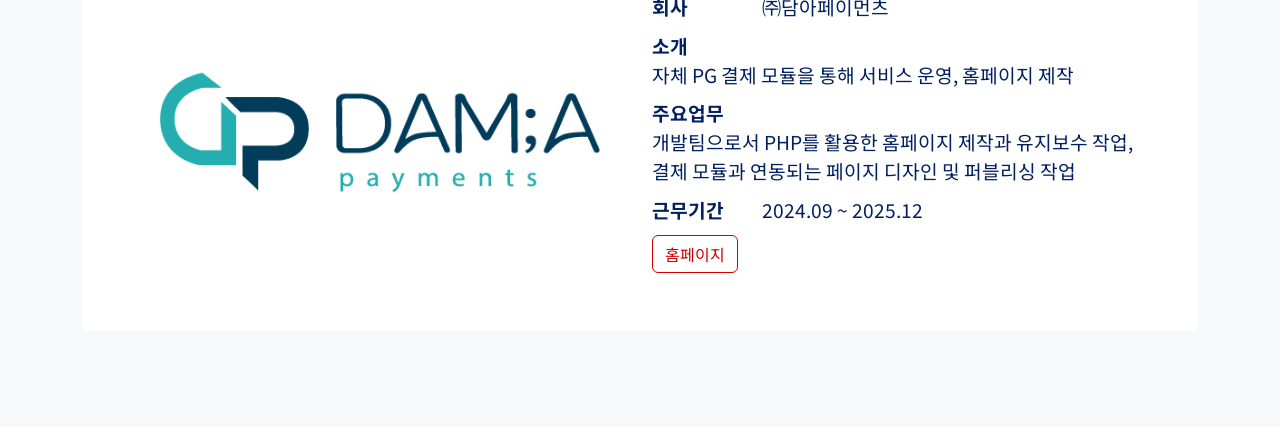
<file: portfolio/main.html>
<!DOCTYPE html>
<html>

<head>
	<meta charset="UTF-8">
	<title>김지선 포트폴리오</title>
	<meta name="viewport" content="width=device-width, initial-scale=1">
	<meta property="og:title" content="김지선 포트폴리오">
	<meta property="og:url" content="https://kimjisun5963.github.io/portfolio/main.html">
	<meta property="og:image" content="/portfolio/images/metaimg.png">
	<link rel="icon" href="images/favicon.ico">
	<link href="/portfolio/css/style.css" rel="stylesheet">
	<link href="https://cdn.jsdelivr.net/npm/bootstrap@5.3.3/dist/css/bootstrap.min.css" rel="stylesheet"
		integrity="sha384-QWTKZyjpPEjISv5WaRU9OFeRpok6YctnYmDr5pNlyT2bRjXh0JMhjY6hW+ALEwIH" crossorigin="anonymous">
</head>
<script>
	document.addEventListener('DOMContentLoaded', function () {

		document.querySelectorAll('.menu-list a').forEach(anchor => {
			anchor.addEventListener('click', function (e) {
				e.preventDefault();
				document.querySelector(this.getAttribute('href')).scrollIntoView({
					behavior: 'smooth'
				});
			});
		});
	});
</script>

<body>
	<div class="site-body bg-light">
		<header class="top-header">
			<div class="container d-lg-flex text-center text-lg-start align-items-center">
				<h1 class="fs-2 mb-3 mb-lg-0">jisun's Portfolio</h1>
				<ul class="menu-list mb-0 px-0 justify-content-center ms-lg-auto">
					<li class="mx-3"><a href="#introduction_section">About Me</a></li>
					<li class="mx-3"><a href="#skill-section">Skill</a></li>
					<li class="mx-3"><a href="#work-section">Work</a></li>
					<li class="mx-3"><a href="#project01-section">Project</a></li>
					<li class="mx-3"><a href="#experience-section">Career</a></li>
				</ul>
			</div>
		</header>
		<section class="introduction" id="introduction_section">
			<div class="container">
				<div class="fs-6 color-main">
					01. Introduction
				</div>
				<h4 class="fw-bold mb-3">About Me</h4>
				<div class="bg-white p-3 p-md-5 rounded">
					<div class="row align-items-center">
						<div class="profile col-lg-3">
							<div class="profile-img-box">
								<img src="/portfolio/images/profile.png" alt="사진">
							</div>
						</div>
						<div class="color-main col-lg-8 fs-4">
							<span class="fs-4 d-block"><strong class="fs-3">김지선</strong> 1994.07.21</span>
							<span class="text-etc">Phone</span> <strong><a
									class="link-dark link-offset-2 link-underline-opacity-25 link-underline-opacity-100-hover"
									href="tel:01056685963">010.5668.5963</a></strong><br />
							<span class="text-etc">Email</span> <strong><a
									class="link-dark link-offset-2 link-underline-opacity-25 link-underline-opacity-100-hover"
									href="mailto:wltjs5963@naver.com">wltjs5963@naver.com</a></strong>
						</div>
						<div class="profile-comment fs-5 col-lg-12 word-break-keep-all mt-3">
							<img src="/portfolio/images/etc.png" alt="꾸밈">
							<span class="point-line color-main">디자인</span>과 <span class="point-line color-main">개발의
								언어</span>를 모두 이해하고,<br />
							<span class="point-line color-main">사용자</span> 중심의 화면 구현으로 프로젝트의 완성도를 높이는
							<span class="point-line color-main">실무형 디자이너 김지선</span>입니다.<br />
							단순히 시각적인 결과물에 그치지 않고, 기술적 구현의 한계를 넘기 위해 자발적으로
							풀스택 개발 과정을 수료하며 백엔드와 데이터 흐름에 대한 이해를 넓혔습니다.
							덕분에 현재는 디자인의 의도를 정확히 구현하면서도,
							개발 효율까지 고려하여 소통할 수 있는 역량을 갖추게 되었습니다.<br /><br />
							이러한 저의 <span class="color-main text-decoration-underline">'현장에서 다져진 사용자 감각'</span>과
							<span class="color-main text-decoration-underline">'기술적 조율 능력'</span>을 바탕으로,<br />
							귀사에서 팀의 <span class="point-line color-main">업무 효율을 높이고 사용자가 만족하는 완성도 높은 서비스</span>를
							만들어내겠습니다. 감사합니다.<br />
						</div>
					</div>
				</div>
			</div>
		</section>
		<section class="skill-section mt-5" id="skill-section">
			<div class="container">
				<div class="sub color-main">
					01. Introduction
				</div>
				<h4 class="fw-bold mb-3">Skill</h4>
				<div class="bg-white p-3 p-md-5 rounded">
					<div class="row">
						<div class="col-lg-6">
							<h5 class="fw-bold mb-3">Design/Web Publishing</h5>
							<div class="skill mb-4">
								<div class="d-flex align-items-center mb-3">
									<img class="me-3" src="/portfolio/images/photoshop.png" alt="css">
									<div class="color-main fs-5"><strong>Photoshop</strong> 90%</div>
								</div>
								<div class="progress" role="progressbar" aria-label="Example 20px high"
									aria-valuenow="25" aria-valuemin="0" aria-valuemax="100" style="height: 20px">
									<div class="progress-bar" style="width: 90%"></div>
								</div>
							</div>
							<div class="skill mb-4">
								<div class="d-flex align-items-center mb-3">
									<img class="me-3" src="/portfolio/images/illustrator.png" alt="css">
									<div class="color-main fs-5"><strong>Illustrator</strong> 80%</div>
								</div>
								<div class="progress" role="progressbar" aria-label="Example 20px high"
									aria-valuenow="25" aria-valuemin="0" aria-valuemax="100" style="height: 20px">
									<div class="progress-bar" style="width: 80%"></div>
								</div>
							</div>
							<div class="skill mb-4">
								<div class="d-flex align-items-center mb-3">
									<img class="me-3" src="/portfolio/images/css.png" alt="css">
									<div class="color-main fs-5"><strong>HTML/CSS</strong> 90%</div>
								</div>
								<div class="progress" role="progressbar" aria-label="Example 20px high"
									aria-valuenow="25" aria-valuemin="0" aria-valuemax="100" style="height: 20px">
									<div class="progress-bar" style="width: 90%"></div>
								</div>
							</div>

							<div class="skill mb-4">
								<div class="d-flex align-items-center mb-3">
									<img class="me-3" src="/portfolio/images/js.png" alt="js">
									<div class="color-main fs-5"><strong>javaScript</strong> 70%</div>
								</div>
								<div class="progress" role="progressbar" aria-label="Example 20px high"
									aria-valuenow="25" aria-valuemin="0" aria-valuemax="100" style="height: 20px">
									<div class="progress-bar" style="width: 70%"></div>
								</div>
							</div>
							<div class="skill mb-4">
								<div class="d-flex align-items-center mb-3">
									<img class="me-3" src="/portfolio/images/jquery.png" alt="js">
									<div class="color-main fs-5"><strong>jQuery</strong> 70%</div>
								</div>
								<div class="progress" role="progressbar" aria-label="Example 20px high"
									aria-valuenow="25" aria-valuemin="0" aria-valuemax="100" style="height: 20px">
									<div class="progress-bar" style="width: 70%"></div>
								</div>
							</div>
						</div>
						<div class="col-lg-6">
							<h5 class="fw-bold mb-3">Development</h5>
							<div class="skill mb-4">
								<div class="d-flex align-items-center mb-3">
									<img class="me-3" src="/images/java.png" alt="java">
									<div class="color-main fs-5"><strong>java</strong> 70%</div>
								</div>
								<div class="progress" role="progressbar" aria-label="Example 20px high"
									aria-valuenow="25" aria-valuemin="0" aria-valuemax="100" style="height: 20px">
									<div class="progress-bar" style="width: 70%"></div>
								</div>
							</div>

							<div class="skill mb-4">
								<div class="d-flex align-items-center mb-3">
									<img class="me-3" src="/images/mariadb.png" alt="mariadb">
									<div class="color-main fs-5"><strong>mariaDB</strong> 70%</div>
								</div>
								<div class="progress" role="progressbar" aria-label="Example 20px high"
									aria-valuenow="25" aria-valuemin="0" aria-valuemax="100" style="height: 20px">
									<div class="progress-bar" style="width: 70%"></div>
								</div>
							</div>
							<div class="skill mb-4">
								<div class="d-flex align-items-center mb-3">
									<img class="me-3" src="/portfolio/images/jsp.png" alt="jsp">
									<div class="color-main fs-5"><strong>jsp/thymeleaf</strong> 70%</div>
								</div>
								<div class="progress" role="progressbar" aria-label="Example 20px high"
									aria-valuenow="25" aria-valuemin="0" aria-valuemax="100" style="height: 20px">
									<div class="progress-bar" style="width: 70%"></div>
								</div>
							</div>

							<div class="skill mb-4">
								<div class="d-flex align-items-center mb-3">
									<img class="me-3" src="/portfolio/images/spring.png" alt="spring">
									<div class="color-main fs-5"><strong>SpringBoot</strong> 80%</div>
								</div>
								<div class="progress" role="progressbar" aria-label="Example 20px high"
									aria-valuenow="25" aria-valuemin="0" aria-valuemax="100" style="height: 20px">
									<div class="progress-bar" style="width: 80%"></div>
								</div>
							</div>

							<div class="skill mb-4">
								<div class="d-flex align-items-center mb-3">
									<img class="me-3" src="/portfolio/images/mybatis.png" alt="mybatis/JPA">
									<div class="color-main fs-5"><strong>mybatis/JPA</strong> 70%</div>
								</div>
								<div class="progress" role="progressbar" aria-label="Example 20px high"
									aria-valuenow="25" aria-valuemin="0" aria-valuemax="100" style="height: 20px">
									<div class="progress-bar" style="width: 70%"></div>
								</div>
							</div>


						</div>
					</div>
				</div>
			</div>
		</section>
		<section class="work-section mt-5" id="work-section">
			<div class="container">
				<div class="sub color-main">
					02. Works
				</div>
				<h4 class="fw-bold mb-3">카드뉴스</h4>
				<div class="bg-white p-3 p-md-5 rounded">
					<div class="row align-items-center">
						<div class="col-6 col-lg-4 mb-4">
							<a href="#" data-bs-toggle="modal" data-bs-target="#cardnews01_modal">
								<img src="/portfolio/images/works/cardnews01/01.jpg" class="d-block w-100" alt="카드뉴스1">
							</a>
							<!-- Modal -->
							<div class="modal fade" id="cardnews01_modal" tabindex="-1"
								aria-labelledby="cardnews01_modalLabel" aria-hidden="true">
								<div class="modal-dialog">
									<div class="modal-content">
										<div class="modal-header">
											<h1 class="modal-title fs-5" id="cardnews01_modalLabel">카드뉴스1</h1>
											<button type="button" class="btn-close" data-bs-dismiss="modal"
												aria-label="Close"></button>
										</div>
										<div class="modal-body">
											<div id="cardnews01_Autoplaying" class="carousel slide border"
												data-bs-ride="carousel">
												<div class="carousel-inner">
													<div class="carousel-item active">
														<img src="/portfolio/images/works/cardnews01/01.jpg"
															class="d-block w-100" alt="카드뉴스1">
													</div>
													<div class="carousel-item">
														<img src="/portfolio/images/works/cardnews01/02.jpg"
															class="d-block w-100" alt="카드뉴스2">
													</div>
													<div class="carousel-item">
														<img src="/portfolio/images/works/cardnews01/03.jpg"
															class="d-block w-100" alt="카드뉴스3">
													</div>
													<div class="carousel-item">
														<img src="/portfolio/images/works/cardnews01/04.jpg"
															class="d-block w-100" alt="카드뉴스4">
													</div>
													<div class="carousel-item">
														<img src="/portfolio/images/works/cardnews01/05.jpg"
															class="d-block w-100" alt="카드뉴스5">
													</div>
												</div>
												<button class="carousel-control-prev" type="button"
													data-bs-target="#cardnews01_Autoplaying" data-bs-slide="prev">
													<span class="carousel-control-prev-icon" aria-hidden="true"></span>
													<span class="visually-hidden">Previous</span>
												</button>
												<button class="carousel-control-next" type="button"
													data-bs-target="#cardnews01_Autoplaying" data-bs-slide="next">
													<span class="carousel-control-next-icon" aria-hidden="true"></span>
													<span class="visually-hidden">Next</span>
												</button>
											</div>
										</div>
										<div class="modal-footer">
											<button type="button" class="btn btn-secondary"
												data-bs-dismiss="modal">닫기</button>
										</div>
									</div>
								</div>
							</div>

						</div>
						<div class="col-6 col-lg-4 mb-4">
							<a href="#" data-bs-toggle="modal" data-bs-target="#cardnews02_modal">
								<img src="/portfolio/images/works/cardnews02/01.jpg" class="d-block w-100" alt="카드뉴스2">
							</a>
							<!-- Modal -->
							<div class="modal fade" id="cardnews02_modal" tabindex="-1"
								aria-labelledby="cardnews02_modalLabel" aria-hidden="true">
								<div class="modal-dialog">
									<div class="modal-content">
										<div class="modal-header">
											<h1 class="modal-title fs-5" id="cardnews02_modalLabel">카드뉴스2</h1>
											<button type="button" class="btn-close" data-bs-dismiss="modal"
												aria-label="Close"></button>
										</div>
										<div class="modal-body">
											<div id="cardnews02_Autoplaying" class="carousel slide border"
												data-bs-ride="carousel">
												<div class="carousel-inner">
													<div class="carousel-item active">
														<img src="/portfolio/images/works/cardnews02/01.jpg"
															class="d-block w-100" alt="카드뉴스2">
													</div>
													<div class="carousel-item">
														<img src="/portfolio/images/works/cardnews02/02.jpg"
															class="d-block w-100" alt="카드뉴스2">
													</div>
													<div class="carousel-item">
														<img src="/portfolio/images/works/cardnews02/03.jpg"
															class="d-block w-100" alt="카드뉴스3">
													</div>
													<div class="carousel-item">
														<img src="/portfolio/images/works/cardnews02/04.jpg"
															class="d-block w-100" alt="카드뉴스4">
													</div>
													<div class="carousel-item">
														<img src="/portfolio/images/works/cardnews02/05.jpg"
															class="d-block w-100" alt="카드뉴스5">
													</div>
												</div>
												<button class="carousel-control-prev" type="button"
													data-bs-target="#cardnews02_Autoplaying" data-bs-slide="prev">
													<span class="carousel-control-prev-icon" aria-hidden="true"></span>
													<span class="visually-hidden">Previous</span>
												</button>
												<button class="carousel-control-next" type="button"
													data-bs-target="#cardnews02_Autoplaying" data-bs-slide="next">
													<span class="carousel-control-next-icon" aria-hidden="true"></span>
													<span class="visually-hidden">Next</span>
												</button>
											</div>
										</div>
										<div class="modal-footer">
											<button type="button" class="btn btn-secondary"
												data-bs-dismiss="modal">닫기</button>
										</div>
									</div>
								</div>
							</div>

						</div>
						<div class="col-6 col-lg-4 mb-4">
							<a href="#" data-bs-toggle="modal" data-bs-target="#cardnews03_modal">
								<img src="/portfolio/images/works/cardnews03/01.jpg" class="d-block w-100" alt="카드뉴스3">
							</a>
							<!-- Modal -->
							<div class="modal fade" id="cardnews03_modal" tabindex="-1"
								aria-labelledby="cardnews03_modalLabel" aria-hidden="true">
								<div class="modal-dialog">
									<div class="modal-content">
										<div class="modal-header">
											<h1 class="modal-title fs-5" id="cardnews03_modalLabel">카드뉴스3</h1>
											<button type="button" class="btn-close" data-bs-dismiss="modal"
												aria-label="Close"></button>
										</div>
										<div class="modal-body">
											<div id="cardnews03_Autoplaying" class="carousel slide border"
												data-bs-ride="carousel">
												<div class="carousel-inner">
													<div class="carousel-item active">
														<img src="/portfolio/images/works/cardnews03/01.jpg"
															class="d-block w-100" alt="카드뉴스3">
													</div>
													<div class="carousel-item">
														<img src="/portfolio/images/works/cardnews03/02.jpg"
															class="d-block w-100" alt="카드뉴스3">
													</div>
													<div class="carousel-item">
														<img src="/portfolio/images/works/cardnews03/03.jpg"
															class="d-block w-100" alt="카드뉴스3">
													</div>
													<div class="carousel-item">
														<img src="/portfolio/images/works/cardnews03/04.jpg"
															class="d-block w-100" alt="카드뉴스4">
													</div>
													<div class="carousel-item">
														<img src="/portfolio/images/works/cardnews03/05.jpg"
															class="d-block w-100" alt="카드뉴스5">
													</div>
												</div>
												<button class="carousel-control-prev" type="button"
													data-bs-target="#cardnews03_Autoplaying" data-bs-slide="prev">
													<span class="carousel-control-prev-icon" aria-hidden="true"></span>
													<span class="visually-hidden">Previous</span>
												</button>
												<button class="carousel-control-next" type="button"
													data-bs-target="#cardnews03_Autoplaying" data-bs-slide="next">
													<span class="carousel-control-next-icon" aria-hidden="true"></span>
													<span class="visually-hidden">Next</span>
												</button>
											</div>
										</div>
										<div class="modal-footer">
											<button type="button" class="btn btn-secondary"
												data-bs-dismiss="modal">닫기</button>
										</div>
									</div>
								</div>
							</div>

						</div>
						<div class="col-6 col-lg-4 mb-4">
							<a href="#" data-bs-toggle="modal" data-bs-target="#cardnews04_modal">
								<img src="/portfolio/images/works/cardnews04/01.jpg" class="d-block w-100" alt="카드뉴스4">
							</a>
							<!-- Modal -->
							<div class="modal fade" id="cardnews04_modal" tabindex="-1"
								aria-labelledby="cardnews04_modalLabel" aria-hidden="true">
								<div class="modal-dialog">
									<div class="modal-content">
										<div class="modal-header">
											<h1 class="modal-title fs-5" id="cardnews04_modalLabel">카드뉴스4</h1>
											<button type="button" class="btn-close" data-bs-dismiss="modal"
												aria-label="Close"></button>
										</div>
										<div class="modal-body">
											<div id="cardnews04_Autoplaying" class="carousel slide border"
												data-bs-ride="carousel">
												<div class="carousel-inner">
													<div class="carousel-item active">
														<img src="/portfolio/images/works/cardnews04/01.jpg"
															class="d-block w-100" alt="카드뉴스4">
													</div>
													<div class="carousel-item">
														<img src="/portfolio/images/works/cardnews04/02.jpg"
															class="d-block w-100" alt="카드뉴스4">
													</div>
													<div class="carousel-item">
														<img src="/portfolio/images/works/cardnews04/03.jpg"
															class="d-block w-100" alt="카드뉴스4">
													</div>
													<div class="carousel-item">
														<img src="/portfolio/images/works/cardnews04/04.jpg"
															class="d-block w-100" alt="카드뉴스4">
													</div>
													<div class="carousel-item">
														<img src="/portfolio/images/works/cardnews04/05.jpg"
															class="d-block w-100" alt="카드뉴스4">
													</div>
												</div>
												<button class="carousel-control-prev" type="button"
													data-bs-target="#cardnews04_Autoplaying" data-bs-slide="prev">
													<span class="carousel-control-prev-icon" aria-hidden="true"></span>
													<span class="visually-hidden">Previous</span>
												</button>
												<button class="carousel-control-next" type="button"
													data-bs-target="#cardnews04_Autoplaying" data-bs-slide="next">
													<span class="carousel-control-next-icon" aria-hidden="true"></span>
													<span class="visually-hidden">Next</span>
												</button>
											</div>
										</div>
										<div class="modal-footer">
											<button type="button" class="btn btn-secondary"
												data-bs-dismiss="modal">닫기</button>
										</div>
									</div>
								</div>
							</div>

						</div>
						<div class="col-6 col-lg-4 mb-4">
							<a href="#" data-bs-toggle="modal" data-bs-target="#cardnews06_modal">
								<img src="/portfolio/images/works/cardnews06/01.jpg" class="d-block w-100" alt="카드뉴스6">
							</a>
							<!-- Modal -->
							<div class="modal fade" id="cardnews06_modal" tabindex="-1"
								aria-labelledby="cardnews06_modalLabel" aria-hidden="true">
								<div class="modal-dialog">
									<div class="modal-content">
										<div class="modal-header">
											<h1 class="modal-title fs-5" id="cardnews06_modalLabel">카드뉴스6</h1>
											<button type="button" class="btn-close" data-bs-dismiss="modal"
												aria-label="Close"></button>
										</div>
										<div class="modal-body">
											<div id="cardnews06_Autoplaying" class="carousel slide border"
												data-bs-ride="carousel">
												<div class="carousel-inner">
													<div class="carousel-item active">
														<img src="/portfolio/images/works/cardnews06/01.jpg"
															class="d-block w-100" alt="카드뉴스6">
													</div>
													<div class="carousel-item">
														<img src="/portfolio/images/works/cardnews06/02.jpg"
															class="d-block w-100" alt="카드뉴스6">
													</div>
													<div class="carousel-item">
														<img src="/portfolio/images/works/cardnews06/03.jpg"
															class="d-block w-100" alt="카드뉴스6">
													</div>
													<div class="carousel-item">
														<img src="/portfolio/images/works/cardnews06/04.jpg"
															class="d-block w-100" alt="카드뉴스6">
													</div>
													<div class="carousel-item">
														<img src="/portfolio/images/works/cardnews06/05.jpg"
															class="d-block w-100" alt="카드뉴스6">
													</div>
												</div>
												<button class="carousel-control-prev" type="button"
													data-bs-target="#cardnews06_Autoplaying" data-bs-slide="prev">
													<span class="carousel-control-prev-icon" aria-hidden="true"></span>
													<span class="visually-hidden">Previous</span>
												</button>
												<button class="carousel-control-next" type="button"
													data-bs-target="#cardnews06_Autoplaying" data-bs-slide="next">
													<span class="carousel-control-next-icon" aria-hidden="true"></span>
													<span class="visually-hidden">Next</span>
												</button>
											</div>
										</div>
										<div class="modal-footer">
											<button type="button" class="btn btn-secondary"
												data-bs-dismiss="modal">닫기</button>
										</div>
									</div>
								</div>
							</div>
						</div>
						<div class="col-6 col-lg-4 mb-4">
							<a href="#" data-bs-toggle="modal" data-bs-target="#cardnews05_modal">
								<img src="/portfolio/images/works/cardnews05/01.jpg" class="d-block w-100" alt="카드뉴스5">
							</a>
							<!-- Modal -->
							<div class="modal fade" id="cardnews05_modal" tabindex="-1"
								aria-labelledby="cardnews05_modalLabel" aria-hidden="true">
								<div class="modal-dialog">
									<div class="modal-content">
										<div class="modal-header">
											<h1 class="modal-title fs-5" id="cardnews05_modalLabel">카드뉴스5</h1>
											<button type="button" class="btn-close" data-bs-dismiss="modal"
												aria-label="Close"></button>
										</div>
										<div class="modal-body">
											<div id="cardnews05_Autoplaying" class="carousel slide border"
												data-bs-ride="carousel">
												<div class="carousel-inner">
													<div class="carousel-item active">
														<img src="/portfolio/images/works/cardnews05/01.jpg"
															class="d-block w-100" alt="카드뉴스5">
													</div>
													<div class="carousel-item">
														<img src="/portfolio/images/works/cardnews05/02.jpg"
															class="d-block w-100" alt="카드뉴스5">
													</div>
													<div class="carousel-item">
														<img src="/portfolio/images/works/cardnews05/03.jpg"
															class="d-block w-100" alt="카드뉴스5">
													</div>
													<div class="carousel-item">
														<img src="/portfolio/images/works/cardnews05/04.jpg"
															class="d-block w-100" alt="카드뉴스5">
													</div>
													<div class="carousel-item">
														<img src="/portfolio/images/works/cardnews05/05.jpg"
															class="d-block w-100" alt="카드뉴스5">
													</div>
												</div>
												<button class="carousel-control-prev" type="button"
													data-bs-target="#cardnews05_Autoplaying" data-bs-slide="prev">
													<span class="carousel-control-prev-icon" aria-hidden="true"></span>
													<span class="visually-hidden">Previous</span>
												</button>
												<button class="carousel-control-next" type="button"
													data-bs-target="#cardnews05_Autoplaying" data-bs-slide="next">
													<span class="carousel-control-next-icon" aria-hidden="true"></span>
													<span class="visually-hidden">Next</span>
												</button>
											</div>
										</div>
										<div class="modal-footer">
											<button type="button" class="btn btn-secondary"
												data-bs-dismiss="modal">닫기</button>
										</div>
									</div>
								</div>
							</div>

						</div>
					</div>
					<div class="last-text">
						<div class="line">
							<div class="text">
								통계 데이터와 복잡한 텍스트 정보를 인포그래픽과 시각 자료로 재구성하여,
								<span class="point-line color-main">사용자가 정보를 쉽고 빠르게 파악할 수 있도록 가독성 높은 디자인</span>을
								구현했습니다.
							</div>
						</div>
					</div>
				</div>
				<h4 class="fw-bold mb-3 mt-4">로고/리플렛/달력</h4>
				<div class="bg-white p-3 p-md-5 rounded">
					<div class="row align-items-center">
						<div class="col-lg-4 mb-4">
							<img src="/portfolio/images/works/logo/01.jpg" class="d-block w-100" alt="로고1">
							<div class="text-center">보케어</div>
						</div>
						<div class="col-lg-4 mb-4">
							<img src="/portfolio/images/works/logo/02.jpg" class="d-block w-100" alt="로고2">
							<div class="text-center">RA솔루션</div>
						</div>
						<div class="col-lg-4 mb-4">
							<img src="/portfolio/images/works/logo/03.jpg" class="d-block w-100" alt="로고3">
							<div class="text-center">ILS아이디어랩솔루션</div>
						</div>
						<div class="col-lg-6 mb-4">
							<a href="#" data-bs-toggle="modal" data-bs-target="#leaflet01_modal">
								<img src="/portfolio/images/works/leaflet01/01.jpg" class="d-block w-100" alt="리플렛1">
							</a>
							<!-- Modal -->
							<div class="modal fade" id="leaflet01_modal" tabindex="-1"
								aria-labelledby="leaflet01_modalLabel" aria-hidden="true">
								<div class="modal-dialog">
									<div class="modal-content">
										<div class="modal-header">
											<h1 class="modal-title fs-5" id="leaflet01_modalLabel">리플렛1</h1>
											<button type="button" class="btn-close" data-bs-dismiss="modal"
												aria-label="Close"></button>
										</div>
										<div class="modal-body">
											<div id="leaflet01_Autoplaying" class="carousel slide border"
												data-bs-ride="carousel">
												<div class="carousel-inner">
													<div class="carousel-item active">
														<img src="/portfolio/images/works/leaflet01/01.jpg"
															class="d-block w-100" alt="리플렛1">
													</div>
													<div class="carousel-item">
														<img src="/portfolio/images/works/leaflet01/02.jpg"
															class="d-block w-100" alt="리플렛2">
													</div>
													<div class="carousel-item">
														<img src="/portfolio/images/works/leaflet01/03.jpg"
															class="d-block w-100" alt="리플렛3">
													</div>
													<div class="carousel-item">
														<img src="/portfolio/images/works/leaflet01/04.jpg"
															class="d-block w-100" alt="리플렛4">
													</div>
													<div class="carousel-item">
														<img src="/portfolio/images/works/leaflet01/05.jpg"
															class="d-block w-100" alt="리플렛5">
													</div>
													<div class="carousel-item">
														<img src="/portfolio/images/works/leaflet01/06.jpg"
															class="d-block w-100" alt="리플렛6">
													</div>
													<div class="carousel-item">
														<img src="/portfolio/images/works/leaflet01/07.jpg"
															class="d-block w-100" alt="리플렛7">
													</div>
												</div>
												<button class="carousel-control-prev" type="button"
													data-bs-target="#leaflet01_Autoplaying" data-bs-slide="prev">
													<span class="carousel-control-prev-icon" aria-hidden="true"></span>
													<span class="visually-hidden">Previous</span>
												</button>
												<button class="carousel-control-next" type="button"
													data-bs-target="#leaflet01_Autoplaying" data-bs-slide="next">
													<span class="carousel-control-next-icon" aria-hidden="true"></span>
													<span class="visually-hidden">Next</span>
												</button>
											</div>
										</div>
										<div class="modal-footer">
											<button type="button" class="btn btn-secondary"
												data-bs-dismiss="modal">닫기</button>
										</div>
									</div>
								</div>
							</div>

						</div>
						<div class="col-lg-6 mb-4">
							<a href="#" data-bs-toggle="modal" data-bs-target="#leaflet02_modal">
								<img src="/portfolio/images/works/leaflet02/01.jpg" class="d-block w-100" alt="리플렛2">
							</a>
							<!-- Modal -->
							<div class="modal fade" id="leaflet02_modal" tabindex="-1"
								aria-labelledby="leaflet02_modalLabel" aria-hidden="true">
								<div class="modal-dialog">
									<div class="modal-content">
										<div class="modal-header">
											<h1 class="modal-title fs-5" id="leaflet02_modalLabel">리플렛2</h1>
											<button type="button" class="btn-close" data-bs-dismiss="modal"
												aria-label="Close"></button>
										</div>
										<div class="modal-body">
											<div id="leaflet02_Autoplaying" class="carousel slide border"
												data-bs-ride="carousel">
												<div class="carousel-inner">
													<div class="carousel-item active">
														<img src="/portfolio/images/works/leaflet02/01.jpg"
															class="d-block w-100" alt="리플렛2">
													</div>
													<div class="carousel-item">
														<img src="/portfolio/images/works/leaflet02/02.jpg"
															class="d-block w-100" alt="리플렛2">
													</div>
													
												</div>
												<button class="carousel-control-prev" type="button"
													data-bs-target="#leaflet02_Autoplaying" data-bs-slide="prev">
													<span class="carousel-control-prev-icon" aria-hidden="true"></span>
													<span class="visually-hidden">Previous</span>
												</button>
												<button class="carousel-control-next" type="button"
													data-bs-target="#leaflet02_Autoplaying" data-bs-slide="next">
													<span class="carousel-control-next-icon" aria-hidden="true"></span>
													<span class="visually-hidden">Next</span>
												</button>
											</div>
										</div>
										<div class="modal-footer">
											<button type="button" class="btn btn-secondary"
												data-bs-dismiss="modal">닫기</button>
										</div>
									</div>
								</div>
							</div>

						</div>
						<div class="col-lg-4 mb-4">
							<a href="#" data-bs-toggle="modal" data-bs-target="#leaflet03_modal">
								<img src="/portfolio/images/works/leaflet03/01.jpg" class="d-block w-100" alt="리플렛3">
							</a>
							<!-- Modal -->
							<div class="modal fade" id="leaflet03_modal" tabindex="-1"
								aria-labelledby="leaflet03_modalLabel" aria-hidden="true">
								<div class="modal-dialog">
									<div class="modal-content">
										<div class="modal-header">
											<h1 class="modal-title fs-5" id="leaflet03_modalLabel">리플렛3</h1>
											<button type="button" class="btn-close" data-bs-dismiss="modal"
												aria-label="Close"></button>
										</div>
										<div class="modal-body">
											<div id="leaflet03_Autoplaying" class="carousel slide border"
												data-bs-ride="carousel">
												<div class="carousel-inner">
													<div class="carousel-item active">
														<img src="/portfolio/images/works/leaflet03/01.jpg"
															class="d-block w-100" alt="리플렛3">
													</div>
													<div class="carousel-item">
														<img src="/portfolio/images/works/leaflet03/02.jpg"
															class="d-block w-100" alt="리플렛3">
													</div>
													<div class="carousel-item">
														<img src="/portfolio/images/works/leaflet03/03.jpg"
															class="d-block w-100" alt="리플렛3">
													</div>
													<div class="carousel-item">
														<img src="/portfolio/images/works/leaflet03/04.jpg"
															class="d-block w-100" alt="리플렛3">
													</div>
													<div class="carousel-item">
														<img src="/portfolio/images/works/leaflet03/05.jpg"
															class="d-block w-100" alt="리플렛3">
													</div>
													<div class="carousel-item">
														<img src="/portfolio/images/works/leaflet03/06.jpg"
															class="d-block w-100" alt="리플렛3">
													</div>
													<div class="carousel-item">
														<img src="/portfolio/images/works/leaflet03/07.jpg"
															class="d-block w-100" alt="리플렛3">
													</div>
													<div class="carousel-item">
														<img src="/portfolio/images/works/leaflet03/08.jpg"
															class="d-block w-100" alt="리플렛3">
													</div>
													<div class="carousel-item">
														<img src="/portfolio/images/works/leaflet03/09.jpg"
															class="d-block w-100" alt="리플렛3">
													</div>
												</div>
												<button class="carousel-control-prev" type="button"
													data-bs-target="#leaflet03_Autoplaying" data-bs-slide="prev">
													<span class="carousel-control-prev-icon" aria-hidden="true"></span>
													<span class="visually-hidden">Previous</span>
												</button>
												<button class="carousel-control-next" type="button"
													data-bs-target="#leaflet03_Autoplaying" data-bs-slide="next">
													<span class="carousel-control-next-icon" aria-hidden="true"></span>
													<span class="visually-hidden">Next</span>
												</button>
											</div>
										</div>
										<div class="modal-footer">
											<button type="button" class="btn btn-secondary"
												data-bs-dismiss="modal">닫기</button>
										</div>
									</div>
								</div>
							</div>

						</div>
						<div class="col-lg-8 mb-4">
							<a href="#" data-bs-toggle="modal" data-bs-target="#calendar_modal">
								<img src="/portfolio/images/works/calendar/01.jpg" class="d-block w-100" alt="달력">
							</a>
							<!-- Modal -->
							<div class="modal fade" id="calendar_modal" tabindex="-1"
								aria-labelledby="calendar_modalLabel" aria-hidden="true">
								<div class="modal-dialog">
									<div class="modal-content">
										<div class="modal-header">
											<h1 class="modal-title fs-5" id="calendar_modalLabel">달력</h1>
											<button type="button" class="btn-close" data-bs-dismiss="modal"
												aria-label="Close"></button>
										</div>
										<div class="modal-body">
											<div id="calendar_Autoplaying" class="carousel slide border"
												data-bs-ride="carousel">
												<div class="carousel-inner">
													<div class="carousel-item active">
														<img src="/portfolio/images/works/calendar/01.jpg"
															class="d-block w-100" alt="달력">
													</div>
													<div class="carousel-item">
														<img src="/portfolio/images/works/calendar/02.jpg"
															class="d-block w-100" alt="달력">
													</div>
													<div class="carousel-item">
														<img src="/portfolio/images/works/calendar/03.jpg"
															class="d-block w-100" alt="달력">
													</div>
													<div class="carousel-item">
														<img src="/portfolio/images/works/calendar/04.jpg"
															class="d-block w-100" alt="달력">
													</div>
													<div class="carousel-item">
														<img src="/portfolio/images/works/calendar/05.jpg"
															class="d-block w-100" alt="달력">
													</div>
													<div class="carousel-item">
														<img src="/portfolio/images/works/calendar/06.jpg"
															class="d-block w-100" alt="달력">
													</div>
													<div class="carousel-item">
														<img src="/portfolio/images/works/calendar/07.jpg"
															class="d-block w-100" alt="달력">
													</div>
												</div>
												<button class="carousel-control-prev" type="button"
													data-bs-target="#calendar_Autoplaying" data-bs-slide="prev">
													<span class="carousel-control-prev-icon" aria-hidden="true"></span>
													<span class="visually-hidden">Previous</span>
												</button>
												<button class="carousel-control-next" type="button"
													data-bs-target="#calendar_Autoplaying" data-bs-slide="next">
													<span class="carousel-control-next-icon" aria-hidden="true"></span>
													<span class="visually-hidden">Next</span>
												</button>
											</div>
										</div>
										<div class="modal-footer">
											<button type="button" class="btn btn-secondary"
												data-bs-dismiss="modal">닫기</button>
										</div>
									</div>
								</div>
							</div>

						</div>
					</div>
					<div class="last-text">
						<div class="line">
							<div class="text">
								<span class="point-line color-main">기업 이미지에 맞는 로고와 리플렛을 제작</span>하여 브랜드 아이덴티티를 강조
								클라이언의 요구 사항에 맞는 디자인을 제작하였습니다.
							</div>
						</div>
					</div>
				</div>
				<h4 class="fw-bold mb-3 mt-4">책자</h4>
				<div class="bg-white p-3 p-md-5 rounded">
					<div class="row align-items-center">
						<div class="col-6 col-lg-4 mb-4">
							<a href="#" data-bs-toggle="modal" data-bs-target="#book01_modal">
								<img src="/portfolio/images/works/book01/01.jpg" class="d-block w-100" alt="책자1">
							</a>
							<!-- Modal -->
							<div class="modal fade" id="book01_modal" tabindex="-1"
								aria-labelledby="book01_modalLabel" aria-hidden="true">
								<div class="modal-dialog">
									<div class="modal-content">
										<div class="modal-header">
											<h1 class="modal-title fs-5" id="book01_modalLabel">책자1</h1>
											<button type="button" class="btn-close" data-bs-dismiss="modal"
												aria-label="Close"></button>
										</div>
										<div class="modal-body">
											<div id="book01_Autoplaying" class="carousel slide border"
												data-bs-ride="carousel">
												<div class="carousel-inner">
													<div class="carousel-item active">
														<img src="/portfolio/images/works/book01/02.jpg"
															class="d-block w-100" alt="책자2">
													</div>
													<div class="carousel-item">
														<img src="/portfolio/images/works/book01/03.jpg"
															class="d-block w-100" alt="책자3">
													</div>
													<div class="carousel-item">
														<img src="/portfolio/images/works/book01/04.jpg"
															class="d-block w-100" alt="책자4">
													</div>
													<div class="carousel-item">
														<img src="/portfolio/images/works/book01/05.jpg"
															class="d-block w-100" alt="책자5">
													</div>
												</div>
												<button class="carousel-control-prev" type="button"
													data-bs-target="#book01_Autoplaying" data-bs-slide="prev">
													<span class="carousel-control-prev-icon" aria-hidden="true"></span>
													<span class="visually-hidden">Previous</span>
												</button>
												<button class="carousel-control-next" type="button"
													data-bs-target="#book01_Autoplaying" data-bs-slide="next">
													<span class="carousel-control-next-icon" aria-hidden="true"></span>
													<span class="visually-hidden">Next</span>
												</button>
											</div>
										</div>
										<div class="modal-footer">
											<button type="button" class="btn btn-secondary"
												data-bs-dismiss="modal">닫기</button>
										</div>
									</div>
								</div>
							</div>

						</div>
						<div class="col-6 col-lg-4 mb-4">
							<a href="#" data-bs-toggle="modal" data-bs-target="#book02_modal">
								<img src="/portfolio/images/works/book02/01.jpg" class="d-block w-100" alt="책자2">
							</a>
							<!-- Modal -->
							<div class="modal fade" id="book02_modal" tabindex="-1"
								aria-labelledby="book02_modalLabel" aria-hidden="true">
								<div class="modal-dialog">
									<div class="modal-content">
										<div class="modal-header">
											<h1 class="modal-title fs-5" id="book02_modalLabel">책자2</h1>
											<button type="button" class="btn-close" data-bs-dismiss="modal"
												aria-label="Close"></button>
										</div>
										<div class="modal-body">
											<div id="book02_Autoplaying" class="carousel slide border"
												data-bs-ride="carousel">
												<div class="carousel-inner">
													<div class="carousel-item active">
														<img src="/portfolio/images/works/book02/02.jpg"
															class="d-block w-100" alt="책자2">
													</div>
													<div class="carousel-item">
														<img src="/portfolio/images/works/book02/03.jpg"
															class="d-block w-100" alt="책자3">
													</div>
													<div class="carousel-item">
														<img src="/portfolio/images/works/book02/04.jpg"
															class="d-block w-100" alt="책자4">
													</div>
													<div class="carousel-item">
														<img src="/portfolio/images/works/book02/05.jpg"
															class="d-block w-100" alt="책자5">
													</div>
												</div>
												<button class="carousel-control-prev" type="button"
													data-bs-target="#book02_Autoplaying" data-bs-slide="prev">
													<span class="carousel-control-prev-icon" aria-hidden="true"></span>
													<span class="visually-hidden">Previous</span>
												</button>
												<button class="carousel-control-next" type="button"
													data-bs-target="#book02_Autoplaying" data-bs-slide="next">
													<span class="carousel-control-next-icon" aria-hidden="true"></span>
													<span class="visually-hidden">Next</span>
												</button>
											</div>
										</div>
										<div class="modal-footer">
											<button type="button" class="btn btn-secondary"
												data-bs-dismiss="modal">닫기</button>
										</div>
									</div>
								</div>
							</div>

						</div>
						<div class="col-6 col-lg-4 mb-4">
							<a href="#" data-bs-toggle="modal" data-bs-target="#book03_modal">
								<img src="/portfolio/images/works/book03/01.jpg" class="d-block w-100" alt="책자3">
							</a>
							<!-- Modal -->
							<div class="modal fade" id="book03_modal" tabindex="-1"
								aria-labelledby="book03_modalLabel" aria-hidden="true">
								<div class="modal-dialog">
									<div class="modal-content">
										<div class="modal-header">
											<h1 class="modal-title fs-5" id="book03_modalLabel">책자3</h1>
											<button type="button" class="btn-close" data-bs-dismiss="modal"
												aria-label="Close"></button>
										</div>
										<div class="modal-body">
											<div id="book03_Autoplaying" class="carousel slide border"
												data-bs-ride="carousel">
												<div class="carousel-inner">
													<div class="carousel-item active">
														<img src="/portfolio/images/works/book03/02.jpg"
															class="d-block w-100" alt="책자3">
													</div>
													<div class="carousel-item">
														<img src="/portfolio/images/works/book03/03.jpg"
															class="d-block w-100" alt="책자3">
													</div>
													<div class="carousel-item">
														<img src="/portfolio/images/works/book03/04.jpg"
															class="d-block w-100" alt="책자4">
													</div>
													<div class="carousel-item">
														<img src="/portfolio/images/works/book03/05.jpg"
															class="d-block w-100" alt="책자5">
													</div>
												</div>
												<button class="carousel-control-prev" type="button"
													data-bs-target="#book03_Autoplaying" data-bs-slide="prev">
													<span class="carousel-control-prev-icon" aria-hidden="true"></span>
													<span class="visually-hidden">Previous</span>
												</button>
												<button class="carousel-control-next" type="button"
													data-bs-target="#book03_Autoplaying" data-bs-slide="next">
													<span class="carousel-control-next-icon" aria-hidden="true"></span>
													<span class="visually-hidden">Next</span>
												</button>
											</div>
										</div>
										<div class="modal-footer">
											<button type="button" class="btn btn-secondary"
												data-bs-dismiss="modal">닫기</button>
										</div>
									</div>
								</div>
							</div>

						</div>
						<div class="col-6 col-lg-4 mb-4">
							<a href="#" data-bs-toggle="modal" data-bs-target="#book04_modal">
								<img src="/portfolio/images/works/book04/01.jpg" class="d-block w-100" alt="책자4">
							</a>
							<!-- Modal -->
							<div class="modal fade" id="book04_modal" tabindex="-1"
								aria-labelledby="book04_modalLabel" aria-hidden="true">
								<div class="modal-dialog">
									<div class="modal-content">
										<div class="modal-header">
											<h1 class="modal-title fs-5" id="book04_modalLabel">책자4</h1>
											<button type="button" class="btn-close" data-bs-dismiss="modal"
												aria-label="Close"></button>
										</div>
										<div class="modal-body">
											<div id="book04_Autoplaying" class="carousel slide border"
												data-bs-ride="carousel">
												<div class="carousel-inner">
													<div class="carousel-item active">
														<img src="/portfolio/images/works/book04/02.jpg"
															class="d-block w-100" alt="책자4">
													</div>
													<div class="carousel-item">
														<img src="/portfolio/images/works/book04/03.jpg"
															class="d-block w-100" alt="책자4">
													</div>
													<div class="carousel-item">
														<img src="/portfolio/images/works/book04/04.jpg"
															class="d-block w-100" alt="책자4">
													</div>
													<div class="carousel-item">
														<img src="/portfolio/images/works/book04/05.jpg"
															class="d-block w-100" alt="책자4">
													</div>
												</div>
												<button class="carousel-control-prev" type="button"
													data-bs-target="#book04_Autoplaying" data-bs-slide="prev">
													<span class="carousel-control-prev-icon" aria-hidden="true"></span>
													<span class="visually-hidden">Previous</span>
												</button>
												<button class="carousel-control-next" type="button"
													data-bs-target="#book04_Autoplaying" data-bs-slide="next">
													<span class="carousel-control-next-icon" aria-hidden="true"></span>
													<span class="visually-hidden">Next</span>
												</button>
											</div>
										</div>
										<div class="modal-footer">
											<button type="button" class="btn btn-secondary"
												data-bs-dismiss="modal">닫기</button>
										</div>
									</div>
								</div>
							</div>

						</div>
						
						<div class="col-6 col-lg-4 mb-4">
							<a href="#" data-bs-toggle="modal" data-bs-target="#book05_modal">
								<img src="/portfolio/images/works/book05/01.jpg" class="d-block w-100" alt="책자5">
							</a>
							<!-- Modal -->
							<div class="modal fade" id="book05_modal" tabindex="-1"
								aria-labelledby="book05_modalLabel" aria-hidden="true">
								<div class="modal-dialog">
									<div class="modal-content">
										<div class="modal-header">
											<h1 class="modal-title fs-5" id="book05_modalLabel">책자5</h1>
											<button type="button" class="btn-close" data-bs-dismiss="modal"
												aria-label="Close"></button>
										</div>
										<div class="modal-body">
											<div id="book05_Autoplaying" class="carousel slide border"
												data-bs-ride="carousel">
												<div class="carousel-inner">
													<div class="carousel-item active">
														<img src="/portfolio/images/works/book05/02.jpg"
															class="d-block w-100" alt="책자5">
													</div>
													<div class="carousel-item">
														<img src="/portfolio/images/works/book05/03.jpg"
															class="d-block w-100" alt="책자5">
													</div>
													<div class="carousel-item">
														<img src="/portfolio/images/works/book05/04.jpg"
															class="d-block w-100" alt="책자5">
													</div>
													<div class="carousel-item">
														<img src="/portfolio/images/works/book05/05.jpg"
															class="d-block w-100" alt="책자5">
													</div>
												</div>
												<button class="carousel-control-prev" type="button"
													data-bs-target="#book05_Autoplaying" data-bs-slide="prev">
													<span class="carousel-control-prev-icon" aria-hidden="true"></span>
													<span class="visually-hidden">Previous</span>
												</button>
												<button class="carousel-control-next" type="button"
													data-bs-target="#book05_Autoplaying" data-bs-slide="next">
													<span class="carousel-control-next-icon" aria-hidden="true"></span>
													<span class="visually-hidden">Next</span>
												</button>
											</div>
										</div>
										<div class="modal-footer">
											<button type="button" class="btn btn-secondary"
												data-bs-dismiss="modal">닫기</button>
										</div>
									</div>
								</div>
							</div>

						</div>
						<div class="col-6 col-lg-4 mb-4">
							<a href="#" data-bs-toggle="modal" data-bs-target="#book06_modal">
								<img src="/portfolio/images/works/book06/01.jpg" class="d-block w-100" alt="책자6">
							</a>
							<!-- Modal -->
							<div class="modal fade" id="book06_modal" tabindex="-1"
								aria-labelledby="book06_modalLabel" aria-hidden="true">
								<div class="modal-dialog">
									<div class="modal-content">
										<div class="modal-header">
											<h1 class="modal-title fs-5" id="book06_modalLabel">책자6</h1>
											<button type="button" class="btn-close" data-bs-dismiss="modal"
												aria-label="Close"></button>
										</div>
										<div class="modal-body">
											<div id="book06_Autoplaying" class="carousel slide border"
												data-bs-ride="carousel">
												<div class="carousel-inner">
													<div class="carousel-item active">
														<img src="/portfolio/images/works/book06/02.jpg"
															class="d-block w-100" alt="책자6">
													</div>
													<div class="carousel-item">
														<img src="/portfolio/images/works/book06/03.jpg"
															class="d-block w-100" alt="책자6">
													</div>
													<div class="carousel-item">
														<img src="/portfolio/images/works/book06/04.jpg"
															class="d-block w-100" alt="책자6">
													</div>
													<div class="carousel-item">
														<img src="/portfolio/images/works/book06/05.jpg"
															class="d-block w-100" alt="책자6">
													</div>
												</div>
												<button class="carousel-control-prev" type="button"
													data-bs-target="#book06_Autoplaying" data-bs-slide="prev">
													<span class="carousel-control-prev-icon" aria-hidden="true"></span>
													<span class="visually-hidden">Previous</span>
												</button>
												<button class="carousel-control-next" type="button"
													data-bs-target="#book06_Autoplaying" data-bs-slide="next">
													<span class="carousel-control-next-icon" aria-hidden="true"></span>
													<span class="visually-hidden">Next</span>
												</button>
											</div>
										</div>
										<div class="modal-footer">
											<button type="button" class="btn btn-secondary"
												data-bs-dismiss="modal">닫기</button>
										</div>
									</div>
								</div>
							</div>
						</div>
					</div>
					<div class="last-text">
						<div class="line">
							<div class="text">
								인포그래픽과 시작적 자료를 추가해 사용자가 정보를 쉽게 파악 할수 있게 편집디자인 작업을 진행하였고
								<span class="point-line color-main">개인형 맞춤 디자인 작업을 통해 클라이언트과 직접 소통</span>하여 요구사항을 반영한 책자 디자인을 제작하였습니다.
							</div>
						</div>
					</div>
				</div>
			</div>
		</section>
		<section class="project01-section mt-5" id="project01-section">
			<div class="container">
				<div class="sub color-main">
					03. Project
				</div>
				<h4 class="fw-bold mb-3">우리동네과일가게 - 쇼핑몰</h4>
				<div class="bg-white p-3 p-md-5 rounded">
					<div class="row align-items-center">
						<div class="col-lg-6">
							<div id="carouselExampleAutoplaying1" class="carousel slide border" data-bs-ride="carousel">
								<div class="carousel-inner">
									<div class="carousel-item active">
										<img src="/portfolio/images/slide/0-1.png" class="d-block w-100"
											alt="우리동네과일가게1">
									</div>
									<div class="carousel-item">
										<img src="/portfolio/images/slide/0-2.png" class="d-block w-100"
											alt="우리동네과일가게2">
									</div>
									<div class="carousel-item">
										<img src="/portfolio/images/slide/0-3.png" class="d-block w-100"
											alt="우리동네과일가게3">
									</div>
									<div class="carousel-item">
										<img src="/portfolio/images/slide/0-4.png" class="d-block w-100"
											alt="우리동네과일가게4">
									</div>
									<div class="carousel-item">
										<img src="/portfolio/images/slide/0-5.png" class="d-block w-100"
											alt="우리동네과일가게5">
									</div>
								</div>
								<button class="carousel-control-prev" type="button"
									data-bs-target="#carouselExampleAutoplaying1" data-bs-slide="prev">
									<span class="carousel-control-prev-icon" aria-hidden="true"></span>
									<span class="visually-hidden">Previous</span>
								</button>
								<button class="carousel-control-next" type="button"
									data-bs-target="#carouselExampleAutoplaying1" data-bs-slide="next">
									<span class="carousel-control-next-icon" aria-hidden="true"></span>
									<span class="visually-hidden">Next</span>
								</button>
							</div>
						</div>
						<div class="content-box col-lg-6">
							<div class="line">
								<div class="item">소개</div>
								<div class="text">
									과일가게에서 운영하는 과일 판매 쇼핑몰 제작
								</div>
							</div>
							<div class="line">
								<div class="item">제작기간</div>
								<div class="text">
									7일
								</div>
							</div>
							<div class="line">
								<div class="item">핵심기능</div>
								<div class="text">
									상품 장바구니에 담기, 상품 검색, 상품 구매
								</div>
							</div>
							<div class="line">
								<span class="tag">HTML/CSS</span>
								<span class="tag">JavaScript</span>
								<span class="tag">SpringBoot</span>
								<span class="tag">SpringSecurity</span>
								<span class="tag">MariaDB</span>
								<span class="tag">Thymeleaf</span>
								<span class="tag">mybatis</span>
							</div>
							<div class="line">
								<a href="https://drive.google.com/file/d/1NbhQwhtut15a9kj9D0wKoDrqvkrarnSx/view?usp=sharing"
									target="_blank" class="btn btn-pdf">상세보기(PDF)</a>
								<a href="https://github.com/kimjisun5963/shoppingMall" target="_blank"
									class="btn btn-github">GitHub</a>
							</div>
						</div>
					</div>
					<div class="last-text">
						<div class="line">
							<div class="text">
								개인 프로젝트로 관리자가 운영하는 쇼핑몰을 구현.<br />
								과일가게라는 컨셉으로 여러 종류의 과일들을 판매자가 업로드 하고 쇼핑몰 회원이 장바구니에 담고 상품을
								구매할 수 있는 사이트를 제작. <br />
								<span class="point-line color-main">기본적인 CRUD 기능을 숙련하였고 새롭게 학습한 Spring Security의 인증, 인가를
									적용함.</span>

							</div>
						</div>
					</div>
				</div>
			</div>
		</section>
		<section class="project02-section mt-5">
			<div class="container">
				<div class="sub color-main">
					04. Team Project
				</div>
				<h4 class="fw-bold mb-3">1차 mini project - 휴먼 클라우드 웹(잡스)</h4>
				<div class="bg-white p-3 p-md-5 rounded">
					<div class="row align-items-center">
						<div class="col-lg-6">
							<div id="carouselExampleAutoplaying2" class="carousel slide border" data-bs-ride="carousel">
								<div class="carousel-inner">
									<div class="carousel-item active">
										<img src="/portfolio/images/slide/1-0.png" class="d-block w-100" alt="잡스1">
									</div>
									<div class="carousel-item">
										<img src="/portfolio/images/slide/1-2.png" class="d-block w-100" alt="잡스2">
									</div>
									<div class="carousel-item">
										<img src="/portfolio/images/slide/1-3.png" class="d-block w-100" alt="잡스3">
									</div>
									<div class="carousel-item">
										<img src="/portfolio/images/slide/1-4.png" class="d-block w-100" alt="잡스4">
									</div>
								</div>
								<button class="carousel-control-prev" type="button"
									data-bs-target="#carouselExampleAutoplaying2" data-bs-slide="prev">
									<span class="carousel-control-prev-icon" aria-hidden="true"></span>
									<span class="visually-hidden">Previous</span>
								</button>
								<button class="carousel-control-next" type="button"
									data-bs-target="#carouselExampleAutoplaying2" data-bs-slide="next">
									<span class="carousel-control-next-icon" aria-hidden="true"></span>
									<span class="visually-hidden">Next</span>
								</button>
							</div>
						</div>
						<div class="content-box col-lg-6">
							<div class="line">
								<div class="item">소개</div>
								<div class="text">
									휴먼 클라우드 이력관리 플렛폼(잡스)<br />
									구직자와 기업사이의 지원공고와 이력서를 제공하여 고용을 이어주는 플렛폼제작

								</div>
							</div>
							<div class="line">
								<div class="item">제작기간</div>
								<div class="text">
									2주(2024.05.13 ~ 2024.05.24)
								</div>
							</div>
							<div class="line">
								<div class="item">인원</div>
								<div class="text">
									5명
								</div>
							</div>
							<div class="line">
								<div class="item">핵심기능</div>
								<div class="text">
									이력서 작성과 지원하기/ 공고 작성과 지원결과 알림
								</div>
							</div>
							<div class="line">
								<span class="tag">HTML/CSS</span>
								<span class="tag">JavaScript</span>
								<span class="tag">SpringBoot</span>
								<span class="tag">MariaDB</span>
								<span class="tag">JSP</span>
								<span class="tag">mybatis</span>
							</div>
							<div class="line">
								<a href="https://drive.google.com/file/d/1m5_Wf7euJl7YcOVK_bX60b66kW8CTUpl/view?usp=sharing"
									target="_blank" class="btn btn-pdf">상세보기(PDF)</a>
								<a href="https://github.com/kimjisun5963/ws_mini_jobs" target="_blank"
									class="btn btn-github">GitHub</a>
							</div>
						</div>
					</div>
					<div class="last-text">
						<div class="line">
							<div class="text">
								기업 내 정보 수정, 기업 공고 작성, 공고 리스트, 공고 수정, 공고 스크랩 공고 지원하기, 공고 마감하기, 지원 결과
								저장하기 등 <br /><span class="point-line color-main">기업 마이페이지와 웹페이지 전반적인 구조와 CSS
									적용</span><br />
								공고와 관련된 최대 <span class="point-line color-main">3개 테이블을 Join</span>하여 사용
							</div>
						</div>
					</div>
				</div>
			</div>
		</section>
		<section class="project03-section mt-5">
			<div class="container">
				<div class="sub color-main">
					03. Team Project
				</div>
				<h4 class="fw-bold mb-3">2차 mini project – RestAPI서버(원픽)</h4>
				<div class="bg-white p-3 p-md-5 rounded">
					<div class="d-flex align-items-center">
						<div class="row align-items-center">
							<div class="col-lg-6">
								<div id="carouselExampleAutoplaying3" class="carousel slide border"
									data-bs-ride="carousel">
									<div class="carousel-inner">
										<div class="carousel-item active">
											<img src="/portfolio/images/slide/2-0.png" class="d-block w-100" alt="원픽1">
										</div>
										<div class="carousel-item">
											<img src="/portfolio/images/slide/2-1.png" class="d-block w-100" alt="원픽2">
										</div>
										<div class="carousel-item">
											<img src="/portfolio/images/slide/2-2.png" class="d-block w-100" alt="원픽3">
										</div>
										<div class="carousel-item">
											<img src="/portfolio/images/slide/2-3.png" class="d-block w-100" alt="원픽4">
										</div>
										<div class="carousel-item">
											<img src="/portfolio/images/slide/2-4.png" class="d-block w-100" alt="원픽5">
										</div>
									</div>
									<button class="carousel-control-prev" type="button"
										data-bs-target="#carouselExampleAutoplaying3" data-bs-slide="prev">
										<span class="carousel-control-prev-icon" aria-hidden="true"></span>
										<span class="visually-hidden">Previous</span>
									</button>
									<button class="carousel-control-next" type="button"
										data-bs-target="#carouselExampleAutoplaying3" data-bs-slide="next">
										<span class="carousel-control-next-icon" aria-hidden="true"></span>
										<span class="visually-hidden">Next</span>
									</button>
								</div>
							</div>
							<div class="content-box col-lg-6">
								<div class="line">
									<div class="item">소개</div>
									<div class="text">
										휴먼 클라우드 이력관리 플렛폼(원픽)<br />
										구직자와 기업사이의 지원공고와 이력서를 제공하여 고용을 이어주는
										플렛폼을 RestAPI를 이용해서 view 서버와 rest 서버로 제작

									</div>
								</div>
								<div class="line">
									<div class="item">제작기간</div>
									<div class="text">
										2주(2024.06.07 ~ 2024.06.20)
									</div>
								</div>
								<div class="line">
									<div class="item">인원</div>
									<div class="text">
										5명
									</div>
								</div>
								<div class="line">
									<div class="item">핵심기능</div>
									<div class="text">
										이력서 작성과 지원하기/ 공고 작성과 지원결과 알림
									</div>
								</div>
								<div class="line">
									<span class="tag">HTML/CSS</span>
									<span class="tag">SpringBoot</span>
									<span class="tag">MariaDB</span>
									<span class="tag">css</span>
									<span class="tag">javaScript</span>
									<span class="tag">Thymeleaf</span>
									<span class="tag">JPA</span>
									<span class="tag">JWT</span>
									<span class="tag">SpringSecurity</span>
									<span class="tag">RESTAPI</span>
								</div>
								<div class="line">
									<a href="https://drive.google.com/file/d/1Akx_9ZywNQ69rWRv4Zbit8aM6mLDatQD/view?usp=sharing"
										target="_blank" class="btn btn-pdf">상세보기(PDF)</a>
									<a href="https://github.com/kimjisun5963/mini2" target="_blank"
										class="btn btn-github">GitHub</a>
								</div>
							</div>

						</div>
					</div>
					<div class="last-text">
						<div class="line">
							<div class="text">
								<span class="point-line color-main">Jwt 적용으로 토큰 값 생성, localStorage 저장과 security 적용으로 로그인
									기능 구현,</span><br />
								회원가입, 회원정보수정, 공고 검색, 통합 검색 등 구현<br />
								<span class="point-line color-main">팀장으로서 책임감을 가지고 프로젝트 일정관리와 분위기 조성, 팀워크를 위해 노력함</span>
							</div>
						</div>
					</div>
				</div>
			</div>
		</section>
		<section class="project04-section mt-5">
			<div class="container">
				<div class="sub color-main">
					04. Team Project
				</div>
				<h4 class="fw-bold mb-3">3차 파이널프로젝트 – 중계플랫폼 웹/앱(견강할고양)</h4>
				<div class="bg-white p-3 p-md-5 rounded mb-5">
					<div class="row align-items-center">
						<div class="col-lg-6">
							<div id="carouselExampleAutoplaying4" class="carousel slide border" data-bs-ride="carousel">
								<div class="carousel-inner">
									<div class="carousel-item active">
										<img src="/portfolio/images/slide/3-0.png" class="d-block w-100" alt="견강할고양1">
									</div>
									<div class="carousel-item">
										<img src="/portfolio/images/slide/3-1.png" class="d-block w-100" alt="견강할고양2">
									</div>
									<div class="carousel-item">
										<img src="/portfolio/images/slide/3-2.png" class="d-block w-100" alt="견강할고양3">
									</div>
									<div class="carousel-item">
										<img src="/portfolio/images/slide/3-3.png" class="d-block w-100" alt="견강할고양4">
									</div>
									<div class="carousel-item">
										<img src="/portfolio/images/slide/3-4.png" class="d-block w-100" alt="견강할고양5">
									</div>
									<div class="carousel-item">
										<img src="/portfolio/images/slide/3-5.png" class="d-block w-100" alt="견강할고양6">
									</div>
									<div class="carousel-item">
										<img src="/portfolio/images/slide/3-6.png" class="d-block w-100" alt="견강할고양7">
									</div>
								</div>
								<button class="carousel-control-prev" type="button"
									data-bs-target="#carouselExampleAutoplaying4" data-bs-slide="prev">
									<span class="carousel-control-prev-icon" aria-hidden="true"></span>
									<span class="visually-hidden">Previous</span>
								</button>
								<button class="carousel-control-next" type="button"
									data-bs-target="#carouselExampleAutoplaying4" data-bs-slide="next">
									<span class="carousel-control-next-icon" aria-hidden="true"></span>
									<span class="visually-hidden">Next</span>
								</button>
							</div>
						</div>

						<div class="content-box col-lg-6">
							<div class="line">
								<div class="item">소개</div>
								<div class="text">
									🏆 작품발표회 KDT 팀프로젝트 최우수상 수상<br />
									동물병원과 반려인 사이 병원 예약 중계 플랫폼,<br />
									내 주변 동물병원 조회 기능과 제휴 병원 진료예약 서비스 제공.
								</div>
							</div>
							<div class="line">
								<div class="item">제작기간</div>
								<div class="text">
									5주(2024.07.03 ~ 2024.08.05)
								</div>
							</div>
							<div class="line">
								<div class="item">인원</div>
								<div class="text">
									5명
								</div>
							</div>
							<div class="line">
								<div class="item">핵심기능</div>
								<div class="text">
									위치기반 동물병원 조회, 동물병원 진료 예약 서비스
								</div>
							</div>
							<div class="line">
								<span class="tag">SpringBoot</span>
								<span class="tag">MariaDB</span>
								<span class="tag">css</span>
								<span class="tag">javaScript</span>
								<span class="tag">Thymeleaf</span>
								<span class="tag">JPA</span>
								<span class="tag">JWT</span>
								<span class="tag">SpringSecurity</span>
								<span class="tag">RESTAPI</span>
							</div>
							<div class="line">
								<a href="https://drive.google.com/file/d/1KvCtl5SKhY5vYS1g2CWQ5r1DrTJaPc9F/view?usp=sharing"
									target="_blank" class="btn btn-pdf">상세보기(PDF)</a>
								<a href="https://github.com/kimjisun5963/Animal_Hospital_Reservation" target="_blank"
									class="btn btn-github">GitHub</a>
							</div>
						</div>
					</div>
					<div class="last-text">
						<div class="line">
							<div class="text">
								병원 의사별 진료 일정 비활성화 기능, 관리자 회원관리, 대시보드(차트) 페이지 제작<br />
								<span class="point-line color-main">fullCalrendar 라이브러리와 Chart.js를 사용하였고</span> 라이브러리 출력
								전 데이터 요청을 위해<br />
								<span class="point-line color-main">동기, 비동기 문제를 해결하는 과정을 경험, 페이지네이션을 적용</span>

							</div>
						</div>
					</div>
				</div>
			</div>
		</section>
		<section class="experience-section" id="experience-section">
			<div class="container pb-5">
				<div class="sub color-main fs-5 mb-3">
					05. Career
				</div>

				<div class="bg-white p-3 p-md-5 rounded mb-5">
					<div class="row align-items-center">
						<div class="col-lg-6">

							<img class="w-100" src="/portfolio/images/slide/4-0.png" alt="로고">

						</div>
						<div class="content-box col-lg-6">
							<div class="line">
								<div class="item">회사</div>
								<div class="text">
									㈜에프피하우스
								</div>
							</div>
							<div class="line">
								<div class="item">소개</div>
								<div class="text">
									보험설계사의 업무를 돕는 고객관리시스템(CRM)과 책자, 명함 제작 등 관련 서비스 운영 + 기타 외주 작업
								</div>
							</div>
							<div class="line">
								<div class="item">주요업무</div>
								<div class="text">
									디자인팀으로 시스템 기획 및 구성, 편집디자인, 웹페이지 디자인, 컨텐츠 디자인 퍼플리싱 작업
								</div>
							</div>
							<div class="line">
								<div class="item">근무기간</div>
								<div class="text">
									2018.03 ~ 2023.12
								</div>
							</div>
							<div class="line">
								<a href="https://drive.google.com/file/d/1c_NGjI8KLIhg-3sjx99hQpyOdVMKV2Vk/view?usp=sharing"
									target="_blank" class="btn btn-pdf">상세보기(PDF)</a>
							</div>
						</div>
					</div>
					<hr class="my-5" />
					<h4 class="section-title color-main fs-3 fw-bold mb-3">고객관리프로그램 - 보케어</h4>
					<div class="row align-items-center">
						<dic class="col-lg-6">
							<div id="carouselExampleAutoplaying5" class="carousel slide border" data-bs-ride="carousel">
								<div class="carousel-inner">
									<div class="carousel-item active">
										<img src="/portfolio/images/slide/4-0.png" class="d-block w-100" alt="보케어1">
									</div>
									<div class="carousel-item">
										<img src="/portfolio/images/slide/4-1.png" class="d-block w-100" alt="보케어2">
									</div>
									<div class="carousel-item">
										<img src="/portfolio/images/slide/4-2.png" class="d-block w-100" alt="보케어3">
									</div>
									<div class="carousel-item">
										<img src="/portfolio/images/slide/4-3.png" class="d-block w-100" alt="보케어4">
									</div>
									<div class="carousel-item">
										<img src="/portfolio/images/slide/4-4.png" class="d-block w-100" alt="보케어5">
									</div>
								</div>
								<button class="carousel-control-prev" type="button"
									data-bs-target="#carouselExampleAutoplaying5" data-bs-slide="prev">
									<span class="carousel-control-prev-icon" aria-hidden="true"></span>
									<span class="visually-hidden">Previous</span>
								</button>
								<button class="carousel-control-next" type="button"
									data-bs-target="#carouselExampleAutoplaying5" data-bs-slide="next">
									<span class="carousel-control-next-icon" aria-hidden="true"></span>
									<span class="visually-hidden">Next</span>
								</button>
							</div>
						</dic>

						<div class="content-box col-lg-6">
							<div class="line">
								<div class="item">회사</div>
								<div class="text">
									㈜에프피하우스
								</div>
							</div>
							<div class="line">
								<div class="item">소개</div>
								<div class="text">
									보험설계사의 업무를 돕는 고객관리시스템(CRM)과 책자, 명함 제작 등
								</div>
							</div>
							<div class="line">
								<div class="item">주요업무</div>
								<div class="text">
									디자인팀으로 시스템 기획 및 구성, 웹페이지 디자인, 컨텐츠 디자인 퍼플리싱 작업
								</div>
							</div>
							<div class="line">
								<div class="item">기간</div>
								<div class="text">
									2018.03 ~ 2023.12
								</div>
							</div>
							<div class="line">
								<a href="https://www.bocare.co.kr" target="_blank" class="btn btn-github">홈페이지</a>
							</div>
						</div>
					</div>
					<hr class="my-5" />
					<h4 class="section-title color-main fs-3 fw-bold mb-3">홈페이지리뉴얼 - 유니테크노</h4>
					<div class="row align-items-center">
						<div class="col-lg-6">
							<div id="carouselExampleAutoplaying6" class="carousel slide border" data-bs-ride="carousel">
								<div class="carousel-inner">
									<div class="carousel-item active">
										<img src="/portfolio/images/slide/6-0.png" class="d-block w-100" alt="샘플이미지1">
									</div>
									<div class="carousel-item">
										<img src="/portfolio/images/slide/6-2.png" class="d-block w-100" alt="샘플이미지2">
									</div>
									<div class="carousel-item">
										<img src="/portfolio/images/slide/6-3.png" class="d-block w-100" alt="샘플이미지3">
									</div>
								</div>
								<button class="carousel-control-prev" type="button"
									data-bs-target="#carouselExampleAutoplaying6" data-bs-slide="prev">
									<span class="carousel-control-prev-icon" aria-hidden="true"></span>
									<span class="visually-hidden">Previous</span>
								</button>
								<button class="carousel-control-next" type="button"
									data-bs-target="#carouselExampleAutoplaying6" data-bs-slide="next">
									<span class="carousel-control-next-icon" aria-hidden="true"></span>
									<span class="visually-hidden">Next</span>
								</button>
							</div>
						</div>
						<div class="content-box col-lg-6">
							<div class="line">
								<div class="item">회사</div>
								<div class="text">
									(주)유니테크노
								</div>
							</div>
							<div class="line">
								<div class="item">소개</div>
								<div class="text">
									자동차 MOTOR 조립부품전문 생산업체
								</div>
							</div>
							<div class="line">
								<div class="item">주요업무</div>
								<div class="text">
									리뉴얼 홈페이지 전반적인 디자인 및 퍼블리싱 작업
								</div>
							</div>

							<div class="line">
								<a href="https://www.unitekno.co.kr" target="_blank" class="btn btn-github">홈페이지</a>
							</div>
						</div>
					</div>
					<hr class="my-5" />
					<h4 class="section-title color-main fs-3 fw-bold mb-3">홈페이지 제작 - 다오</h4>
					<div class="row align-items-center">
						<div class="col-lg-6">
							<div id="carouselExampleAutoplaying7" class="carousel slide border" data-bs-ride="carousel">
								<div class="carousel-inner">
									<div class="carousel-item active">
										<img src="/portfolio/images/slide/5-0.png" class="d-block w-100" alt="샘플이미지1">
									</div>
									<div class="carousel-item">
										<img src="/portfolio/images/slide/5-1.png" class="d-block w-100" alt="샘플이미지2">
									</div>
									<div class="carousel-item">
										<img src="/portfolio/images/slide/5-2.png" class="d-block w-100" alt="샘플이미지3">
									</div>
									<div class="carousel-item">
										<img src="/portfolio/images/slide/5-3.png" class="d-block w-100" alt="샘플이미지4">
									</div>
									<div class="carousel-item">
										<img src="/portfolio/images/slide/5-4.png" class="d-block w-100" alt="샘플이미지5">
									</div>
								</div>
								<button class="carousel-control-prev" type="button"
									data-bs-target="#carouselExampleAutoplaying7" data-bs-slide="prev">
									<span class="carousel-control-prev-icon" aria-hidden="true"></span>
									<span class="visually-hidden">Previous</span>
								</button>
								<button class="carousel-control-next" type="button"
									data-bs-target="#carouselExampleAutoplaying7" data-bs-slide="next">
									<span class="carousel-control-next-icon" aria-hidden="true"></span>
									<span class="visually-hidden">Next</span>
								</button>
							</div>
						</div>

						<div class="content-box col-lg-6">
							<div class="line">
								<div class="item">회사</div>
								<div class="text">
									함께가는길협동조합
								</div>
							</div>
							<div class="line">
								<div class="item">소개</div>
								<div class="text">
									픽업 택배회사 다오
								</div>
							</div>
							<div class="line">
								<div class="item">주요업무</div>
								<div class="text">
									홈페이지 디자인 및 퍼블리싱 작업
								</div>
							</div>

							<div class="line">
								<a href="https://da-o.co.kr/index.aspx" target="_blank" class="btn btn-github">홈페이지</a>
							</div>
						</div>
					</div>
				</div>
				<div class="bg-white p-3 p-md-5 rounded mb-5">
					<div class="row align-items-center">
						<div class="col-lg-6">

							<img class="w-100" src="/portfolio/images/dama.png" alt="로고">

						</div>
						<div class="content-box col-lg-6">
							<div class="line">
								<div class="item">회사</div>
								<div class="text">
									㈜담아페이먼츠
								</div>
							</div>
							<div class="line">
								<div class="item">소개</div>
								<div class="text">
									자체 PG 결제 모듈을 통해 서비스 운영, 홈페이지 제작
								</div>
							</div>
							<div class="line">
								<div class="item">주요업무</div>
								<div class="text">
									개발팀으로서 PHP를 활용한 홈페이지 제작과 유지보수 작업, 결제 모듈과 연동되는 페이지 디자인 및 퍼블리싱 작업
								</div>
							</div>
							<div class="line">
								<div class="item">근무기간</div>
								<div class="text">
									2024.09 ~ 2025.12
								</div>
							</div>
							<div class="line">
								<a href="https://damapay.co.kr/"
									target="_blank" class="btn btn-pdf">홈페이지</a>
							</div>
						</div>
					</div>
				</div>
			</div>
		</section>

	</div>
	<script>
		// 섹션에 나타나는 애니메이션 추가
		const sections = document.querySelectorAll(".site-body section");
		const observerOptions = {
			root: null,
			rootMargin: "0px",
			threshold: 0.1
		};

		const observer = new IntersectionObserver((entries, observer) => {
			entries.forEach(entry => {
				if (entry.isIntersecting) {
					entry.target.classList.add("visible");
					observer.unobserve(entry.target);
				}
			});
		}, observerOptions);

		sections.forEach(section => {
			section.classList.add("fade-in");
			observer.observe(section);
		});

		function preparing() {
			alert("준비중입니다:)");
		}

		const myModal = document.getElementById('myModal')
		const myInput = document.getElementById('myInput')

		myModal.addEventListener('shown.bs.modal', () => {
			myInput.focus()
		})
	</script>
	<script src="https://cdn.jsdelivr.net/npm/bootstrap@5.3.3/dist/js/bootstrap.bundle.min.js"
		integrity="sha384-YvpcrYf0tY3lHB60NNkmXc5s9fDVZLESaAA55NDzOxhy9GkcIdslK1eN7N6jIeHz"
		crossorigin="anonymous"></script>
</body>

</html>
</file>
<file: css/style.css>
@charset "UTF-8";
@import url('https://fonts.googleapis.com/css2?family=Noto+Sans+KR:wght@100..900&display=swap');

@keyframes fadein {
    from { opacity: 0; }
    to { opacity: 1; }
}

@keyframes fadeout {
    from { opacity: 1; }
    to { opacity: 0; }
}


.fade-in {
    opacity: 0;
    transition: opacity 1s ease-in;
}

.fade-in.visible {
    opacity: 1;
}

* {
    margin: 0;
    padding: 0;
    box-sizing: border-box;
}

body {
    color: #222;
    font-family: "Noto Sans KR", sans-serif !important;
}

html, body {
    scroll-behavior: smooth; /* 스크롤 부드럽게 이동하는 CSS 속성 */
  }

a {
    color: #222;
    text-decoration: none;
}


img {
    display: block;
    width: 100%;
    height: auto;
}

.intro {
    width: 100vw;
    height: 100vh;
    background-color: #f9f9f9;
    position: relative;
    z-index: 99999;
}

.color-main {
    color: #002060 !important;
}


.top-header {
    width: 100%;
    padding: 20px;
    border-bottom: 1px solid #fff;
    position: fixed;
    top: 0;
    left: 0;
    z-index: 9999;
    background-color: rgba(255, 255, 255, 0.8);
    transition: background-color 0.3s;
}

.menu-list {
    display: flex;
    list-style: none;
}

.menu-list li a{
    color: #333;
    text-decoration: none;
}
.menu-list li:hover a{
    background-color: #ffdf57;
    color: #002060;
    font-weight: bold;
}
.point-line {
    background-color: #ffdf57;
    font-weight: bold;
}
.w-100{
	width:100%;
}

.btn-pdf{
	border:1px solid #d10000 !important;
	color:#d10000 !important;
}
.btn-pdf:hover{
	background-color:#d10000 !important;
	color:#fff !important;
}

.btn-github{
	border:1px solid #000 !important;
	color:#000 !important;
}

.btn-github:hover{
	background-color:#000 !important;
	color:#fff !important;
}
/*01. Introduction*/


.introduction {
    padding-top: 120px !important;
}

.profile {
    display: flex;
    align-items: center;
}

.profile .profile-img-box {
    min-width: 150px;
    border-radius: 10px;
    overflow: hidden;
}

.text-etc {
    display: inline-block;
    width: 100px;
}

.profile-comment img {
    width: 40px;
    margin: 10px 0;
}

.word-break-keep-all{
    word-break: keep-all;
}

.skill img {
    width: 50px;
}


.content-box{
	 width:50%;	 
	 padding-left:30px;
	 color:#002060;
	 font-size:1.2rem;
}

.content-box .line{
	margin:10px 0;
}
.content-box .line::after {
    display: table;
    content: '';
    clear: both;
}

.content-box .line .item{
	width:110px;
	padding-right:10px;
	font-weight:bold;
	float:left;
}
.content-box .line .text{
	float:left;
    word-break: keep-all;
}	

.last-text{
	width:100%;
    word-break: keep-all;
}

.last-text .line{
	margin-top:20px;
}

.last-text .line .text{
	color:#002060;
	font-size:1.2rem;
	line-height:2rem;
}	
.line .tag{
	font-size:1rem;
	display:inline-block;
	padding:5px 15px;
	border-radius:50px;
	background-color:rgba(0,32,96,0.1);
	color:#002060;
	margin-right:5px;
	margin-bottom:5px;
}

.logo-box{
	width:50%;
}
</file>
<file: portfolio/css/style.css>
@charset "UTF-8";
@import url('https://fonts.googleapis.com/css2?family=Noto+Sans+KR:wght@100..900&display=swap');

@keyframes fadein {
    from { opacity: 0; }
    to { opacity: 1; }
}

@keyframes fadeout {
    from { opacity: 1; }
    to { opacity: 0; }
}


.fade-in {
    opacity: 0;
    transition: opacity 1s ease-in;
}

.fade-in.visible {
    opacity: 1;
}

* {
    margin: 0;
    padding: 0;
    box-sizing: border-box;
}

body {
    color: #222;
    font-family: "Noto Sans KR", sans-serif !important;
}

html, body {
    scroll-behavior: smooth; /* 스크롤 부드럽게 이동하는 CSS 속성 */
  }

a {
    color: #222;
    text-decoration: none;
}


img {
    display: block;
    width: 100%;
    height: auto;
}

.intro {
    width: 100vw;
    height: 100vh;
    background-color: #f9f9f9;
    position: relative;
    z-index: 99999;
}

.color-main {
    color: #002060 !important;
}


.top-header {
    width: 100%;
    padding: 20px;
    border-bottom: 1px solid #fff;
    position: fixed;
    top: 0;
    left: 0;
    z-index: 99;
    background-color: rgba(255, 255, 255, 0.8);
    transition: background-color 0.3s;
}

.menu-list {
    display: flex;
    list-style: none;
}

.menu-list li a{
    color: #333;
    text-decoration: none;
}
.menu-list li:hover a{
    background-color: #ffdf57;
    color: #002060;
    font-weight: bold;
}
.point-line {
    background-color: #ffdf57;
    font-weight: bold;
}
.w-100{
	width:100%;
}

.btn-pdf{
	border:1px solid #d10000 !important;
	color:#d10000 !important;
}
.btn-pdf:hover{
	background-color:#d10000 !important;
	color:#fff !important;
}

.btn-github{
	border:1px solid #000 !important;
	color:#000 !important;
}

.btn-github:hover{
	background-color:#000 !important;
	color:#fff !important;
}
/*01. Introduction*/


.introduction {
    padding-top: 120px !important;
}

.profile {
    display: flex;
    align-items: center;
}

.profile .profile-img-box {
    min-width: 150px;
    border-radius: 10px;
    overflow: hidden;
}

.text-etc {
    display: inline-block;
    width: 100px;
}

.profile-comment img {
    width: 40px;
    margin: 10px 0;
}

.word-break-keep-all{
    word-break: keep-all;
}

.skill img {
    width: 50px;
}


.content-box{
	 width:50%;	 
	 padding-left:30px;
	 color:#002060;
	 font-size:1.2rem;
}

.content-box .line{
	margin:10px 0;
}
.content-box .line::after {
    display: table;
    content: '';
    clear: both;
}

.content-box .line .item{
	width:110px;
	padding-right:10px;
	font-weight:bold;
	float:left;
}
.content-box .line .text{
	float:left;
    word-break: keep-all;
}	

.last-text{
	width:100%;
    word-break: keep-all;
}

.last-text .line{
	margin-top:20px;
}

.last-text .line .text{
	color:#002060;
	font-size:1.2rem;
	line-height:2rem;
}	
.line .tag{
	font-size:1rem;
	display:inline-block;
	padding:5px 15px;
	border-radius:50px;
	background-color:rgba(0,32,96,0.1);
	color:#002060;
	margin-right:5px;
	margin-bottom:5px;
}

.logo-box{
	width:50%;
}
.modal{
    z-index:9999;
}
</file>
